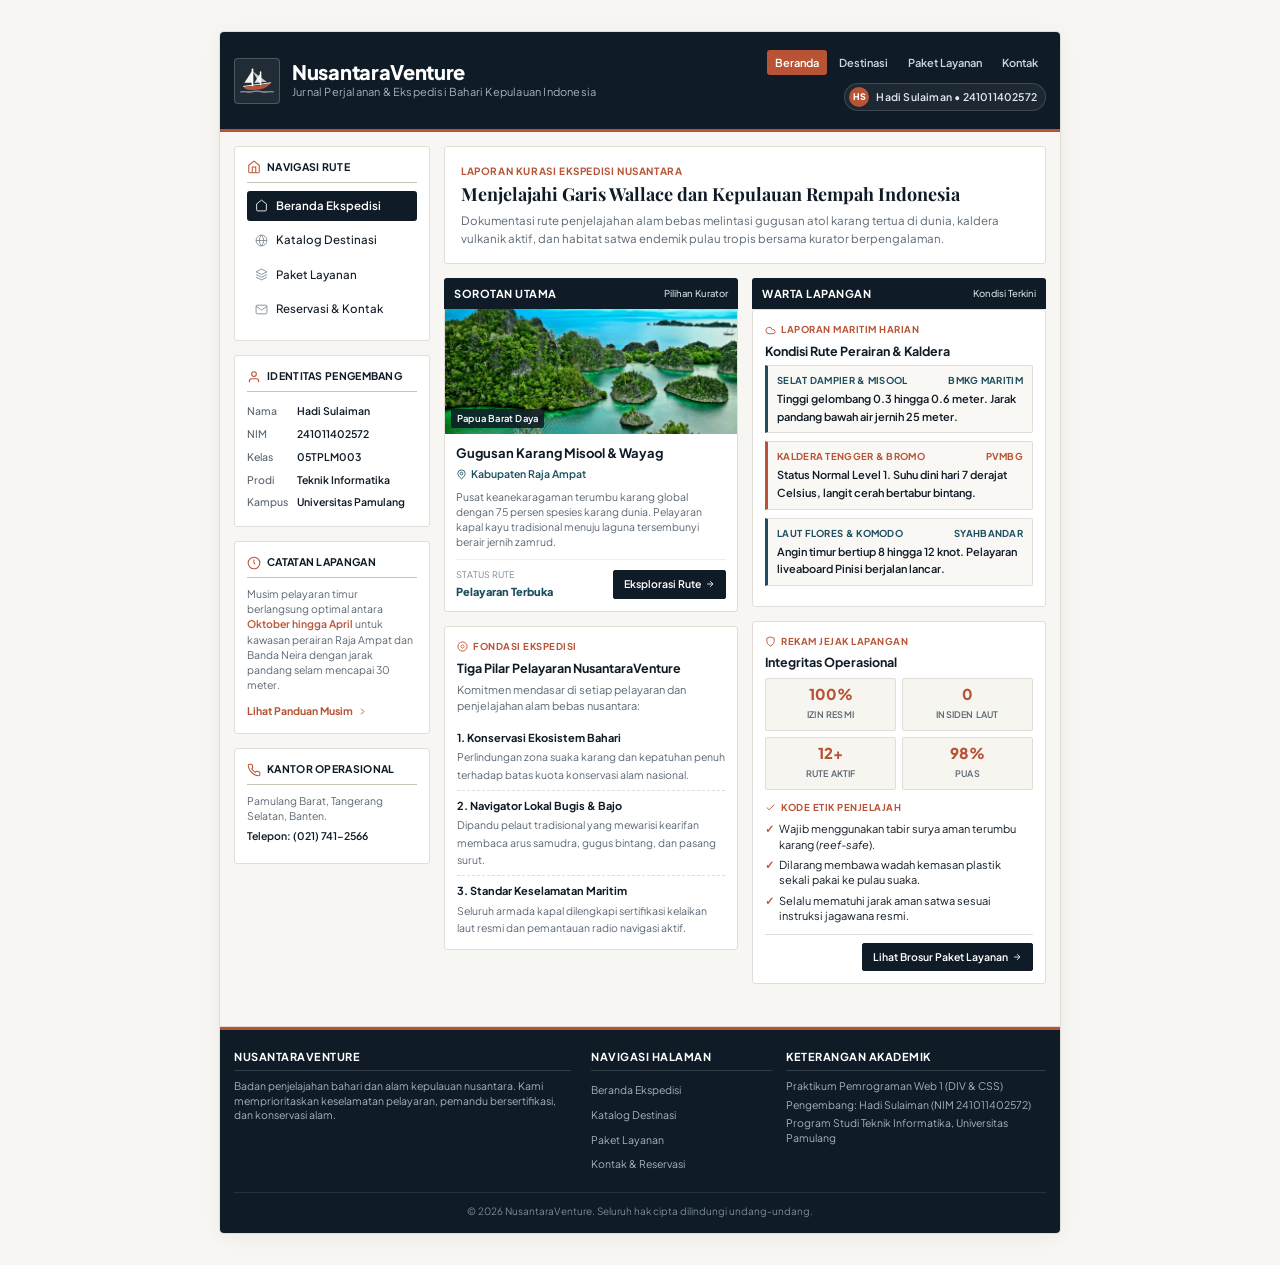
<file: index.html>
<!DOCTYPE html>
<html lang="id">
<head>
    <meta charset="UTF-8">
    <meta name="viewport" content="width=device-width, initial-scale=1.0">
    <title>NusantaraVenture - Jurnal & Ekspedisi Kepulauan Indonesia</title>
    <link rel="icon" type="image/svg+xml" href="images/favicon.svg">
    <link rel="stylesheet" href="style.css">
    <link rel="preconnect" href="https://fonts.googleapis.com">
    <link rel="preconnect" href="https://fonts.gstatic.com" crossorigin>
    <link href="https://fonts.googleapis.com/css2?family=Playfair+Display:ital,wght@0,600;0,700;1,600&family=Plus+Jakarta+Sans:wght@400;500;600;700;800&display=swap" rel="stylesheet">
</head>
<body>

    <!-- WRAPPER UTAMA (Formula NIM: Lebar = 840px) -->
    <div id="wrapper" class="wrapper">
        
        <!-- HEADER (Formula NIM: Tinggi = 100px) -->
        <div id="header" class="header">
            <div class="header-content">
                <div class="header-brand">
                    <!-- Logo Kapal Layar Pinisi Tradisional Nusantara -->
                    <div class="brand-symbol" aria-label="Logo Kapal Pinisi NusantaraVenture">
                        <svg viewBox="0 0 40 40" class="logo-pinisi" fill="none">
                            <path d="M5 26c8 0 22-1 30-4-3 7-14 8-22 8-5 0-7-2-8-4z" fill="#b85435"/>
                            <path d="M5 26l30-4" stroke="#ffffff" stroke-width="1" stroke-linecap="round"/>
                            <line x1="15" y1="25" x2="15" y2="7" stroke="#ffffff" stroke-width="1.8" stroke-linecap="round"/>
                            <line x1="24" y1="24" x2="24" y2="10" stroke="#ffffff" stroke-width="1.6" stroke-linecap="round"/>
                            <path d="M15 8L6 22h9z" fill="#ffffff" opacity="0.95"/>
                            <path d="M24 11l-7 11h7z" fill="#ffffff" opacity="0.88"/>
                            <path d="M15 9l16 12h-9z" fill="#ffffff" opacity="0.75"/>
                            <path d="M2 32c4-1 8 1 12 0s8-1 12 0 8-1 12 0" stroke="#ffffff" stroke-width="1.5" stroke-linecap="round" opacity="0.5"/>
                        </svg>
                    </div>
                    <div class="brand-text">
                        <h1 class="site-title">NusantaraVenture</h1>
                        <p class="site-tagline">Jurnal Perjalanan & Ekspedisi Bahari Kepulauan Indonesia</p>
                    </div>
                </div>

                <!-- Bagian Kanan Header: Navigasi Cepat & Identitas Mahasiswa -->
                <div class="header-right-zone">
                    <div class="header-top-nav" role="navigation" aria-label="Navigasi Header">
                        <a href="index.html" class="header-nav-link active">Beranda</a>
                        <a href="destinasi.html" class="header-nav-link">Destinasi</a>
                        <a href="paket.html" class="header-nav-link">Paket Layanan</a>
                        <a href="kontak.html" class="header-nav-link">Kontak</a>
                    </div>
                    <div class="header-student-pill" title="Identitas Pengembang">
                        <span class="student-avatar-circle">HS</span>
                        <span class="student-pill-text">Hadi Sulaiman &bull; 241011402572</span>
                    </div>
                </div>
            </div>
        </div>

        <!-- MAIN CONTAINER (Wadah Area Utama & Kolom) -->
        <div id="main-container" class="main-container clearfix">
            
            <!-- SIDEBAR KIRI (Formula NIM: Lebar = 25% / 210px, Margin Antarkolom = 14px) -->
            <div id="sidebar" class="sidebar">
                
                <!-- Panel Navigasi -->
                <div class="sidebar-panel">
                    <h3 class="panel-title">
                        <svg viewBox="0 0 24 24"><path d="M3 9l9-7 9 7v11a2 2 0 0 1-2 2H5a2 2 0 0 1-2-2z"/><polyline points="9 22 9 12 15 12 15 22"/></svg>
                        Navigasi Rute
                    </h3>
                    <ul class="editorial-nav">
                        <li>
                            <a href="index.html" class="active">
                                <svg viewBox="0 0 24 24"><path d="M3 9l9-7 9 7v11a2 2 0 0 1-2 2H5a2 2 0 0 1-2-2z"/></svg>
                                Beranda Ekspedisi
                            </a>
                        </li>
                        <li>
                            <a href="destinasi.html">
                                <svg viewBox="0 0 24 24"><circle cx="12" cy="12" r="10"/><line x1="2" y1="12" x2="22" y2="12"/><path d="M12 2a15.3 15.3 0 0 1 4 10 15.3 15.3 0 0 1-4 10 15.3 15.3 0 0 1-4-10 15.3 15.3 0 0 1 4-10z"/></svg>
                                Katalog Destinasi
                            </a>
                        </li>
                        <li>
                            <a href="paket.html">
                                <svg viewBox="0 0 24 24"><polygon points="12 2 2 7 12 12 22 7 12 2"/><polyline points="2 17 12 22 22 17"/><polyline points="2 12 12 17 22 12"/></svg>
                                Paket Layanan
                            </a>
                        </li>
                        <li>
                            <a href="kontak.html">
                                <svg viewBox="0 0 24 24"><path d="M4 4h16c1.1 0 2 .9 2 2v12c0 1.1-.9 2-2 2H4c-1.1 0-2-.9-2-2V6c0-1.1.9-2 2-2z"/><polyline points="22,6 12,13 2,6"/></svg>
                                Reservasi & Kontak
                            </a>
                        </li>
                    </ul>
                </div>

                <!-- Panel Identitas Mahasiswa -->
                <div class="sidebar-panel">
                    <h3 class="panel-title">
                        <svg viewBox="0 0 24 24"><path d="M20 21v-2a4 4 0 0 0-4-4H8a4 4 0 0 0-4 4v2"/><circle cx="12" cy="7" r="4"/></svg>
                        Identitas Pengembang
                    </h3>
                    <table class="student-data-table">
                        <tr>
                            <td class="label">Nama</td>
                            <td class="val">Hadi Sulaiman</td>
                        </tr>
                        <tr>
                            <td class="label">NIM</td>
                            <td class="val">241011402572</td>
                        </tr>
                        <tr>
                            <td class="label">Kelas</td>
                            <td class="val">05TPLM003</td>
                        </tr>
                        <tr>
                            <td class="label">Prodi</td>
                            <td class="val">Teknik Informatika</td>
                        </tr>
                        <tr>
                            <td class="label">Kampus</td>
                            <td class="val">Universitas Pamulang</td>
                        </tr>
                    </table>
                </div>

                <!-- Panel Catatan Musim Pelayaran (Archipelago Field Notes) -->
                <div class="sidebar-panel">
                    <h3 class="panel-title">
                        <svg viewBox="0 0 24 24"><circle cx="12" cy="12" r="10"/><polyline points="12 6 12 12 14 14"/></svg>
                        Catatan Lapangan
                    </h3>
                    <p class="field-note-text">
                        Musim pelayaran timur berlangsung optimal antara <span class="field-note-highlight">Oktober hingga April</span> untuk kawasan perairan Raja Ampat dan Banda Neira dengan jarak pandang selam mencapai 30 meter.
                    </p>
                    <a href="destinasi.html" class="link-action">
                        Lihat Panduan Musim
                        <svg viewBox="0 0 24 24"><polyline points="9 18 15 12 9 6"/></svg>
                    </a>
                </div>

                <!-- Panel Kontak Singkat -->
                <div class="sidebar-panel">
                    <h3 class="panel-title">
                        <svg viewBox="0 0 24 24"><path d="M22 16.92v3a2 2 0 0 1-2.18 2 19.79 19.79 0 0 1-8.63-3.07 19.5 19.5 0 0 1-6-6 19.79 19.79 0 0 1-3.07-8.67A2 2 0 0 1 4.11 2h3a2 2 0 0 1 2 1.72 12.84 12.84 0 0 0 .7 2.81 2 2 0 0 1-.45 2.11L8.09 9.91a16 16 0 0 0 6 6l1.27-1.27a2 2 0 0 1 2.11-.45 12.84 12.84 0 0 0 2.81.7A2 2 0 0 1 22 16.92z"/></svg>
                        Kantor Operasional
                    </h3>
                    <p class="field-note-text" style="margin-bottom: 4px;">
                        Pamulang Barat, Tangerang Selatan, Banten.
                    </p>
                    <p class="field-note-text" style="color: var(--color-ink); font-weight: 600;">
                        Telepon: (021) 741-2566
                    </p>
                </div>

            </div>

            <!-- CONTENT AREA (Formula NIM: Min-Height = 240px, Content Dua Bagian) -->
            <div id="content" class="content-area">
                
                <!-- Editorial Lead Banner -->
                <div class="editorial-lead">
                    <div class="editorial-meta-top">Laporan Kurasi Ekspedisi Nusantara</div>
                    <h2>Menjelajahi Garis Wallace dan Kepulauan Rempah Indonesia</h2>
                    <p>
                        Dokumentasi rute penjelajahan alam bebas melintasi gugusan atol karang tertua di dunia, kaldera vulkanik aktif, dan habitat satwa endemik pulau tropis bersama kurator berpengalaman.
                    </p>
                </div>

                <!-- CONTENT DUA BAGIAN (Two-Column Content Area) -->
                <div id="content-columns" class="content-two-columns clearfix">
                    
                    <!-- KONTEN BAGIAN 1: SOROTAN EKSPEDISI & FILOSOFI PENJELAJAHAN -->
                    <div id="content-kolom-1" class="content-col col-left">
                        <div class="zone-header">
                            <span class="zone-title">Sorotan Utama</span>
                            <span class="zone-tag">Pilihan Kurator</span>
                        </div>

                        <!-- Sorotan Unggulan: Raja Ampat -->
                        <div class="expedition-card">
                            <div class="expedition-visual">
                                <img src="images/raja-ampat.jpg" alt="Kepulauan Karang Raja Ampat" class="expedition-img">
                                <span class="geo-tag">Papua Barat Daya</span>
                            </div>
                            <div class="expedition-details">
                                <h4 class="expedition-name">Gugusan Karang Misool & Wayag</h4>
                                <div class="expedition-route">
                                    <svg viewBox="0 0 24 24"><circle cx="12" cy="10" r="3"/><path d="M12 21.7C17.3 17 20 13 20 10a8 8 0 1 0-16 0c0 3 2.7 7 8 11.7z"/></svg>
                                    Kabupaten Raja Ampat
                                </div>
                                <p class="expedition-narrative">
                                    Pusat keanekaragaman terumbu karang global dengan 75 persen spesies karang dunia. Pelayaran kapal kayu tradisional menuju laguna tersembunyi berair jernih zamrud.
                                </p>
                                <div class="expedition-footer">
                                    <div class="tariff-block">
                                        <span class="tariff-label">Status Rute</span>
                                        <span class="tariff-amount" style="font-size: 11px; color: var(--color-accent-lagoon);">Pelayaran Terbuka</span>
                                    </div>
                                    <a href="destinasi.html" class="btn-editorial">
                                        Eksplorasi Rute
                                        <svg viewBox="0 0 24 24"><line x1="5" y1="12" x2="19" y2="12"/><polyline points="12 5 19 12 12 19"/></svg>
                                    </a>
                                </div>
                            </div>
                        </div>

                        <!-- Panel Filosofi & Pilar Penjelajahan -->
                        <div class="editorial-card">
                            <div class="card-kicker">
                                <svg viewBox="0 0 24 24"><circle cx="12" cy="12" r="10"/><polygon points="12 8 8 12 12 16 16 12 12 8"/></svg>
                                Fondasi Ekspedisi
                            </div>
                            <h4>Tiga Pilar Pelayaran NusantaraVenture</h4>
                            <p>
                                Komitmen mendasar di setiap pelayaran dan penjelajahan alam bebas nusantara:
                            </p>
                            <ul class="pillar-list">
                                <li class="pillar-item">
                                    <span class="pillar-title">1. Konservasi Ekosistem Bahari</span>
                                    <span class="pillar-desc">Perlindungan zona suaka karang dan kepatuhan penuh terhadap batas kuota konservasi alam nasional.</span>
                                </li>
                                <li class="pillar-item">
                                    <span class="pillar-title">2. Navigator Lokal Bugis & Bajo</span>
                                    <span class="pillar-desc">Dipandu pelaut tradisional yang mewarisi kearifan membaca arus samudra, gugus bintang, dan pasang surut.</span>
                                </li>
                                <li class="pillar-item">
                                    <span class="pillar-title">3. Standar Keselamatan Maritim</span>
                                    <span class="pillar-desc">Seluruh armada kapal dilengkapi sertifikasi kelaikan laut resmi dan pemantauan radio navigasi aktif.</span>
                                </li>
                            </ul>
                        </div>

                    </div>

                    <!-- KONTEN BAGIAN 2: WARTA LAPANGAN & PANDUAN PENJELAJAH -->
                    <div id="content-kolom-2" class="content-col col-right">
                        <div class="zone-header">
                            <span class="zone-title">Warta Lapangan</span>
                            <span class="zone-tag">Kondisi Terkini</span>
                        </div>

                        <!-- Warta Cuaca & Maritim -->
                        <div class="editorial-card">
                            <div class="card-kicker">
                                <svg viewBox="0 0 24 24"><path d="M17.5 19H9a7 7 0 1 1 6.71-9h1.79a4.5 4.5 0 1 1 0 9Z"/></svg>
                                Laporan Maritim Harian
                            </div>
                            <h4>Kondisi Rute Perairan & Kaldera</h4>
                            
                            <div class="dispatch-item">
                                <div class="dispatch-region">
                                    <span>Selat Dampier & Misool</span>
                                    <span>BMKG Maritim</span>
                                </div>
                                <div class="dispatch-condition">Tinggi gelombang 0.3 hingga 0.6 meter. Jarak pandang bawah air jernih 25 meter.</div>
                            </div>

                            <div class="dispatch-item" style="border-left-color: var(--color-accent-terracotta);">
                                <div class="dispatch-region" style="color: var(--color-accent-terracotta);">
                                    <span>Kaldera Tengger & Bromo</span>
                                    <span>PVMBG</span>
                                </div>
                                <div class="dispatch-condition">Status Normal Level 1. Suhu dini hari 7 derajat Celsius, langit cerah bertabur bintang.</div>
                            </div>

                            <div class="dispatch-item">
                                <div class="dispatch-region">
                                    <span>Laut Flores & Komodo</span>
                                    <span>Syahbandar</span>
                                </div>
                                <div class="dispatch-condition">Angin timur bertiup 8 hingga 12 knot. Pelayaran liveaboard Pinisi berjalan lancar.</div>
                            </div>
                        </div>

                        <!-- Integritas Operasional & Etika -->
                        <div class="editorial-card">
                            <div class="card-kicker">
                                <svg viewBox="0 0 24 24"><path d="M12 22s8-4 8-10V5l-8-3-8 3v7c0 6 8 10 8 10z"/></svg>
                                Rekam Jejak Lapangan
                            </div>
                            <h4>Integritas Operasional</h4>
                            
                            <div class="metrics-grid">
                                <div class="metric-cell">
                                    <span class="metric-val">100%</span>
                                    <span class="metric-label">Izin Resmi</span>
                                </div>
                                <div class="metric-cell">
                                    <span class="metric-val">0</span>
                                    <span class="metric-label">Insiden Laut</span>
                                </div>
                                <div class="metric-cell">
                                    <span class="metric-val">12+</span>
                                    <span class="metric-label">Rute Aktif</span>
                                </div>
                                <div class="metric-cell">
                                    <span class="metric-val">98%</span>
                                    <span class="metric-label">Puas</span>
                                </div>
                            </div>

                            <div class="card-kicker" style="margin-top: 10px;">
                                <svg viewBox="0 0 24 24"><polyline points="20 6 9 17 4 12"/></svg>
                                Kode Etik Penjelajah
                            </div>
                            <ul class="field-code-list">
                                <li class="field-code-item">Wajib menggunakan tabir surya aman terumbu karang (<em>reef-safe</em>).</li>
                                <li class="field-code-item">Dilarang membawa wadah kemasan plastik sekali pakai ke pulau suaka.</li>
                                <li class="field-code-item">Selalu mematuhi jarak aman satwa sesuai instruksi jagawana resmi.</li>
                            </ul>

                            <div style="margin-top: 10px; padding-top: 8px; border-top: 1px solid var(--color-border); text-align: right;">
                                <a href="paket.html" class="btn-editorial" style="display: inline-flex;">
                                    Lihat Brosur Paket Layanan
                                    <svg viewBox="0 0 24 24"><line x1="5" y1="12" x2="19" y2="12"/><polyline points="12 5 19 12 12 19"/></svg>
                                </a>
                            </div>
                        </div>

                    </div>

                </div>

            </div>

        </div>

        <!-- FOOTER (Bagian Penutup Layout) -->
        <div id="footer" class="footer">
            <div class="footer-columns clearfix">
                <div class="footer-col footer-about">
                    <h4 class="footer-heading">NusantaraVenture</h4>
                    <p class="footer-text">
                        Badan penjelajahan bahari dan alam kepulauan nusantara. Kami memprioritaskan keselamatan pelayaran, pemandu bersertifikasi, dan konservasi alam.
                    </p>
                </div>
                <div class="footer-col footer-links">
                    <h4 class="footer-heading">Navigasi Halaman</h4>
                    <ul class="footer-nav">
                        <li><a href="index.html">Beranda Ekspedisi</a></li>
                        <li><a href="destinasi.html">Katalog Destinasi</a></li>
                        <li><a href="paket.html">Paket Layanan</a></li>
                        <li><a href="kontak.html">Kontak & Reservasi</a></li>
                    </ul>
                </div>
                <div class="footer-col footer-academic">
                    <h4 class="footer-heading">Keterangan Akademik</h4>
                    <p class="footer-text">Praktikum Pemrograman Web 1 (DIV & CSS)</p>
                    <p class="footer-text">Pengembang: Hadi Sulaiman (NIM 241011402572)</p>
                    <p class="footer-text">Program Studi Teknik Informatika, Universitas Pamulang</p>
                </div>
            </div>
            <div class="footer-bottom">
                &copy; 2026 NusantaraVenture. Seluruh hak cipta dilindungi undang-undang.
            </div>
        </div>

    </div>

</body>
</html>
</file>
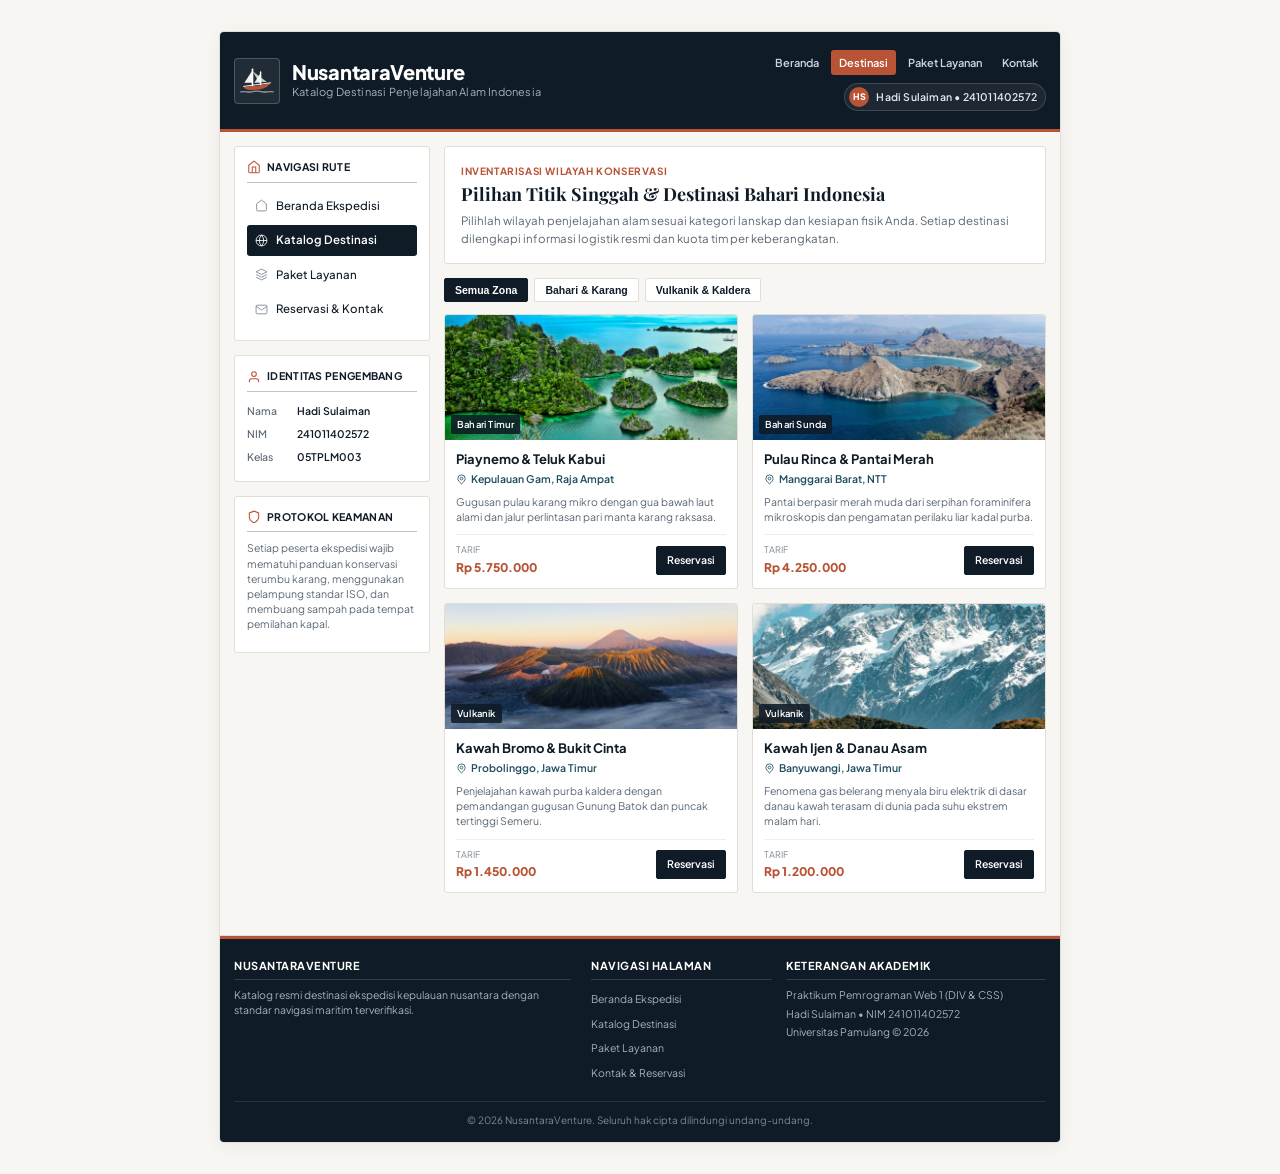
<file: destinasi.html>
<!DOCTYPE html>
<html lang="id">
<head>
    <meta charset="UTF-8">
    <meta name="viewport" content="width=device-width, initial-scale=1.0">
    <title>Katalog Destinasi Ekspedisi - NusantaraVenture</title>
    <link rel="icon" type="image/svg+xml" href="images/favicon.svg">
    <link rel="stylesheet" href="style.css">
    <link rel="preconnect" href="https://fonts.googleapis.com">
    <link rel="preconnect" href="https://fonts.gstatic.com" crossorigin>
    <link href="https://fonts.googleapis.com/css2?family=Playfair+Display:ital,wght@0,600;0,700;1,600&family=Plus+Jakarta+Sans:wght@400;500;600;700;800&display=swap" rel="stylesheet">
</head>
<body>

    <!-- WRAPPER UTAMA (Formula NIM: Lebar = 840px) -->
    <div id="wrapper" class="wrapper">
        
        <!-- HEADER (Formula NIM: Tinggi = 100px) -->
        <div id="header" class="header">
            <div class="header-content">
                <div class="header-brand">
                    <!-- Logo Kapal Layar Pinisi Tradisional Nusantara -->
                    <div class="brand-symbol" aria-label="Logo Kapal Pinisi NusantaraVenture">
                        <svg viewBox="0 0 40 40" class="logo-pinisi" fill="none">
                            <path d="M5 26c8 0 22-1 30-4-3 7-14 8-22 8-5 0-7-2-8-4z" fill="#b85435"/>
                            <path d="M5 26l30-4" stroke="#ffffff" stroke-width="1" stroke-linecap="round"/>
                            <line x1="15" y1="25" x2="15" y2="7" stroke="#ffffff" stroke-width="1.8" stroke-linecap="round"/>
                            <line x1="24" y1="24" x2="24" y2="10" stroke="#ffffff" stroke-width="1.6" stroke-linecap="round"/>
                            <path d="M15 8L6 22h9z" fill="#ffffff" opacity="0.95"/>
                            <path d="M24 11l-7 11h7z" fill="#ffffff" opacity="0.88"/>
                            <path d="M15 9l16 12h-9z" fill="#ffffff" opacity="0.75"/>
                            <path d="M2 32c4-1 8 1 12 0s8-1 12 0 8-1 12 0" stroke="#ffffff" stroke-width="1.5" stroke-linecap="round" opacity="0.5"/>
                        </svg>
                    </div>
                    <div class="brand-text">
                        <h1 class="site-title">NusantaraVenture</h1>
                        <p class="site-tagline">Katalog Destinasi Penjelajahan Alam Indonesia</p>
                    </div>
                </div>

                <!-- Bagian Kanan Header: Navigasi Cepat & Identitas Mahasiswa -->
                <div class="header-right-zone">
                    <div class="header-top-nav" role="navigation" aria-label="Navigasi Header">
                        <a href="index.html" class="header-nav-link">Beranda</a>
                        <a href="destinasi.html" class="header-nav-link active">Destinasi</a>
                        <a href="paket.html" class="header-nav-link">Paket Layanan</a>
                        <a href="kontak.html" class="header-nav-link">Kontak</a>
                    </div>
                    <div class="header-student-pill" title="Identitas Pengembang">
                        <span class="student-avatar-circle">HS</span>
                        <span class="student-pill-text">Hadi Sulaiman &bull; 241011402572</span>
                    </div>
                </div>
            </div>
        </div>

        <!-- MAIN CONTAINER (Wadah Area Utama & Kolom) -->
        <div id="main-container" class="main-container clearfix">
            
            <!-- SIDEBAR KIRI (Formula NIM: Lebar = 25% / 210px, Margin Antarkolom = 14px) -->
            <div id="sidebar" class="sidebar">
                
                <!-- Panel Navigasi -->
                <div class="sidebar-panel">
                    <h3 class="panel-title">
                        <svg viewBox="0 0 24 24"><path d="M3 9l9-7 9 7v11a2 2 0 0 1-2 2H5a2 2 0 0 1-2-2z"/><polyline points="9 22 9 12 15 12 15 22"/></svg>
                        Navigasi Rute
                    </h3>
                    <ul class="editorial-nav">
                        <li>
                            <a href="index.html">
                                <svg viewBox="0 0 24 24"><path d="M3 9l9-7 9 7v11a2 2 0 0 1-2 2H5a2 2 0 0 1-2-2z"/></svg>
                                Beranda Ekspedisi
                            </a>
                        </li>
                        <li>
                            <a href="destinasi.html" class="active">
                                <svg viewBox="0 0 24 24"><circle cx="12" cy="12" r="10"/><line x1="2" y1="12" x2="22" y2="12"/><path d="M12 2a15.3 15.3 0 0 1 4 10 15.3 15.3 0 0 1-4 10 15.3 15.3 0 0 1-4-10 15.3 15.3 0 0 1 4-10z"/></svg>
                                Katalog Destinasi
                            </a>
                        </li>
                        <li>
                            <a href="paket.html">
                                <svg viewBox="0 0 24 24"><polygon points="12 2 2 7 12 12 22 7 12 2"/><polyline points="2 17 12 22 22 17"/><polyline points="2 12 12 17 22 12"/></svg>
                                Paket Layanan
                            </a>
                        </li>
                        <li>
                            <a href="kontak.html">
                                <svg viewBox="0 0 24 24"><path d="M4 4h16c1.1 0 2 .9 2 2v12c0 1.1-.9 2-2 2H4c-1.1 0-2-.9-2-2V6c0-1.1.9-2 2-2z"/><polyline points="22,6 12,13 2,6"/></svg>
                                Reservasi & Kontak
                            </a>
                        </li>
                    </ul>
                </div>

                <!-- Panel Identitas Mahasiswa -->
                <div class="sidebar-panel">
                    <h3 class="panel-title">
                        <svg viewBox="0 0 24 24"><path d="M20 21v-2a4 4 0 0 0-4-4H8a4 4 0 0 0-4 4v2"/><circle cx="12" cy="7" r="4"/></svg>
                        Identitas Pengembang
                    </h3>
                    <table class="student-data-table">
                        <tr>
                            <td class="label">Nama</td>
                            <td class="val">Hadi Sulaiman</td>
                        </tr>
                        <tr>
                            <td class="label">NIM</td>
                            <td class="val">241011402572</td>
                        </tr>
                        <tr>
                            <td class="label">Kelas</td>
                            <td class="val">05TPLM003</td>
                        </tr>
                    </table>
                </div>

                <!-- Panel Kesiapan Fisik Ekspedisi -->
                <div class="sidebar-panel">
                    <h3 class="panel-title">
                        <svg viewBox="0 0 24 24"><path d="M12 22s8-4 8-10V5l-8-3-8 3v7c0 6 8 10 8 10z"/></svg>
                        Protokol Keamanan
                    </h3>
                    <p class="field-note-text">
                        Setiap peserta ekspedisi wajib mematuhi panduan konservasi terumbu karang, menggunakan pelampung standar ISO, dan membuang sampah pada tempat pemilahan kapal.
                    </p>
                </div>

            </div>

            <!-- CONTENT AREA (Formula NIM: Min-Height = 240px, Content Dua Bagian) -->
            <div id="content" class="content-area">
                
                <!-- Editorial Lead Banner -->
                <div class="editorial-lead">
                    <div class="editorial-meta-top">Inventarisasi Wilayah Konservasi</div>
                    <h2>Pilihan Titik Singgah & Destinasi Bahari Indonesia</h2>
                    <p>
                        Pilihlah wilayah penjelajahan alam sesuai kategori lanskap dan kesiapan fisik Anda. Setiap destinasi dilengkapi informasi logistik resmi dan kuota tim per keberangkatan.
                    </p>
                </div>

                <!-- Interactive Filter Tabs -->
                <div class="filter-tabs" role="tablist">
                    <button class="filter-btn active" onclick="filterDestinasi('all', this)">Semua Zona</button>
                    <button class="filter-btn" onclick="filterDestinasi('bahari', this)">Bahari & Karang</button>
                    <button class="filter-btn" onclick="filterDestinasi('gunung', this)">Vulkanik & Kaldera</button>
                </div>

                <!-- CONTENT DUA BAGIAN (Two-Column Content Area) -->
                <div id="content-columns" class="content-two-columns clearfix">
                    
                    <!-- KONTEN BAGIAN 1: DESTINASI KELOMPOK A -->
                    <div id="content-kolom-1" class="content-col col-left">
                        
                        <!-- Destinasi 1: Raja Ampat -->
                        <div class="expedition-card card-standalone item-bahari">
                            <div class="expedition-visual">
                                <img src="images/raja-ampat.jpg" alt="Raja Ampat" class="expedition-img">
                                <span class="geo-tag">Bahari Timur</span>
                            </div>
                            <div class="expedition-details">
                                <h4 class="expedition-name">Piaynemo & Teluk Kabui</h4>
                                <div class="expedition-route">
                                    <svg viewBox="0 0 24 24"><circle cx="12" cy="10" r="3"/><path d="M12 21.7C17.3 17 20 13 20 10a8 8 0 1 0-16 0c0 3 2.7 7 8 11.7z"/></svg>
                                    Kepulauan Gam, Raja Ampat
                                </div>
                                <p class="expedition-narrative">
                                    Gugusan pulau karang mikro dengan gua bawah laut alami dan jalur perlintasan pari manta karang raksasa.
                                </p>
                                <div class="expedition-footer">
                                    <div class="tariff-block">
                                        <span class="tariff-label">Tarif</span>
                                        <span class="tariff-amount">Rp 5.750.000</span>
                                    </div>
                                    <a href="kontak.html" class="btn-editorial">Reservasi</a>
                                </div>
                            </div>
                        </div>

                        <!-- Destinasi 2: Bromo -->
                        <div class="expedition-card card-standalone item-gunung">
                            <div class="expedition-visual">
                                <img src="images/bromo.jpg" alt="Gunung Bromo" class="expedition-img">
                                <span class="geo-tag">Vulkanik</span>
                            </div>
                            <div class="expedition-details">
                                <h4 class="expedition-name">Kawah Bromo & Bukit Cinta</h4>
                                <div class="expedition-route">
                                    <svg viewBox="0 0 24 24"><circle cx="12" cy="10" r="3"/><path d="M12 21.7C17.3 17 20 13 20 10a8 8 0 1 0-16 0c0 3 2.7 7 8 11.7z"/></svg>
                                    Probolinggo, Jawa Timur
                                </div>
                                <p class="expedition-narrative">
                                    Penjelajahan kawah purba kaldera dengan pemandangan gugusan Gunung Batok dan puncak tertinggi Semeru.
                                </p>
                                <div class="expedition-footer">
                                    <div class="tariff-block">
                                        <span class="tariff-label">Tarif</span>
                                        <span class="tariff-amount">Rp 1.450.000</span>
                                    </div>
                                    <a href="kontak.html" class="btn-editorial">Reservasi</a>
                                </div>
                            </div>
                        </div>

                    </div>

                    <!-- KONTEN BAGIAN 2: DESTINASI KELOMPOK B -->
                    <div id="content-kolom-2" class="content-col col-right">
                        
                        <!-- Destinasi 3: Labuan Bajo -->
                        <div class="expedition-card card-standalone item-bahari">
                            <div class="expedition-visual">
                                <img src="images/labuan-bajo.jpg" alt="Labuan Bajo" class="expedition-img">
                                <span class="geo-tag">Bahari Sunda</span>
                            </div>
                            <div class="expedition-details">
                                <h4 class="expedition-name">Pulau Rinca & Pantai Merah</h4>
                                <div class="expedition-route">
                                    <svg viewBox="0 0 24 24"><circle cx="12" cy="10" r="3"/><path d="M12 21.7C17.3 17 20 13 20 10a8 8 0 1 0-16 0c0 3 2.7 7 8 11.7z"/></svg>
                                    Manggarai Barat, NTT
                                </div>
                                <p class="expedition-narrative">
                                    Pantai berpasir merah muda dari serpihan foraminifera mikroskopis dan pengamatan perilaku liar kadal purba.
                                </p>
                                <div class="expedition-footer">
                                    <div class="tariff-block">
                                        <span class="tariff-label">Tarif</span>
                                        <span class="tariff-amount">Rp 4.250.000</span>
                                    </div>
                                    <a href="kontak.html" class="btn-editorial">Reservasi</a>
                                </div>
                            </div>
                        </div>

                        <!-- Destinasi 4: Kawah Ijen -->
                        <div class="expedition-card card-standalone item-gunung">
                            <div class="expedition-visual">
                                <img src="images/kawah-ijen.jpg" alt="Kawah Ijen" class="expedition-img">
                                <span class="geo-tag">Vulkanik</span>
                            </div>
                            <div class="expedition-details">
                                <h4 class="expedition-name">Kawah Ijen & Danau Asam</h4>
                                <div class="expedition-route">
                                    <svg viewBox="0 0 24 24"><circle cx="12" cy="10" r="3"/><path d="M12 21.7C17.3 17 20 13 20 10a8 8 0 1 0-16 0c0 3 2.7 7 8 11.7z"/></svg>
                                    Banyuwangi, Jawa Timur
                                </div>
                                <p class="expedition-narrative">
                                    Fenomena gas belerang menyala biru elektrik di dasar danau kawah terasam di dunia pada suhu ekstrem malam hari.
                                </p>
                                <div class="expedition-footer">
                                    <div class="tariff-block">
                                        <span class="tariff-label">Tarif</span>
                                        <span class="tariff-amount">Rp 1.200.000</span>
                                    </div>
                                    <a href="kontak.html" class="btn-editorial">Reservasi</a>
                                </div>
                            </div>
                        </div>

                    </div>

                </div>

            </div>

        </div>

        <!-- FOOTER (Bagian Penutup Layout) -->
        <div id="footer" class="footer">
            <div class="footer-columns clearfix">
                <div class="footer-col footer-about">
                    <h4 class="footer-heading">NusantaraVenture</h4>
                    <p class="footer-text">
                        Katalog resmi destinasi ekspedisi kepulauan nusantara dengan standar navigasi maritim terverifikasi.
                    </p>
                </div>
                <div class="footer-col footer-links">
                    <h4 class="footer-heading">Navigasi Halaman</h4>
                    <ul class="footer-nav">
                        <li><a href="index.html">Beranda Ekspedisi</a></li>
                        <li><a href="destinasi.html">Katalog Destinasi</a></li>
                        <li><a href="paket.html">Paket Layanan</a></li>
                        <li><a href="kontak.html">Kontak & Reservasi</a></li>
                    </ul>
                </div>
                <div class="footer-col footer-academic">
                    <h4 class="footer-heading">Keterangan Akademik</h4>
                    <p class="footer-text">Praktikum Pemrograman Web 1 (DIV & CSS)</p>
                    <p class="footer-text">Hadi Sulaiman &bull; NIM 241011402572</p>
                    <p class="footer-text">Universitas Pamulang &copy; 2026</p>
                </div>
            </div>
            <div class="footer-bottom">
                &copy; 2026 NusantaraVenture. Seluruh hak cipta dilindungi undang-undang.
            </div>
        </div>

    </div>

    <!-- Script Filter Interaktif -->
    <script>
        function filterDestinasi(kategori, btn) {
            const btns = document.querySelectorAll('.filter-btn');
            btns.forEach(b => b.classList.remove('active'));
            btn.classList.add('active');

            const allItems = document.querySelectorAll('.card-standalone');
            allItems.forEach(item => {
                if (kategori === 'all') {
                    item.style.display = 'block';
                } else if (kategori === 'bahari') {
                    item.style.display = item.classList.contains('item-bahari') ? 'block' : 'none';
                } else if (kategori === 'gunung') {
                    item.style.display = item.classList.contains('item-gunung') ? 'block' : 'none';
                }
            });
        }
    </script>

</body>
</html>
</file>
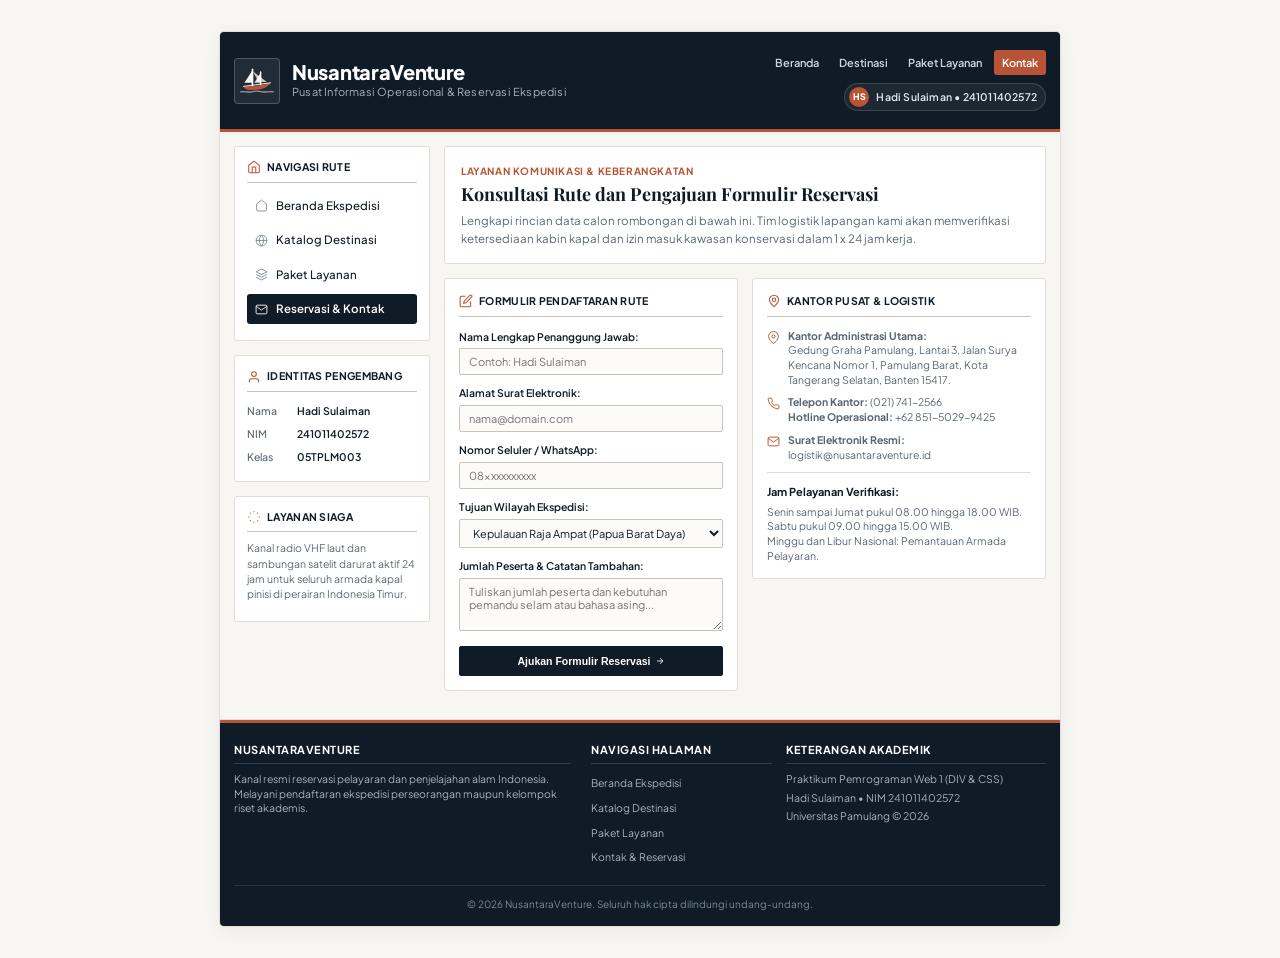
<file: kontak.html>
<!DOCTYPE html>
<html lang="id">
<head>
    <meta charset="UTF-8">
    <meta name="viewport" content="width=device-width, initial-scale=1.0">
    <title>Reservasi & Kontak Pelayaran - NusantaraVenture</title>
    <link rel="icon" type="image/svg+xml" href="images/favicon.svg">
    <link rel="stylesheet" href="style.css">
    <link rel="preconnect" href="https://fonts.googleapis.com">
    <link rel="preconnect" href="https://fonts.gstatic.com" crossorigin>
    <link href="https://fonts.googleapis.com/css2?family=Playfair+Display:ital,wght@0,600;0,700;1,600&family=Plus+Jakarta+Sans:wght@400;500;600;700;800&display=swap" rel="stylesheet">
</head>
<body>

    <!-- WRAPPER UTAMA (Formula NIM: Lebar = 840px) -->
    <div id="wrapper" class="wrapper">
        
        <!-- HEADER (Formula NIM: Tinggi = 100px) -->
        <div id="header" class="header">
            <div class="header-content">
                <div class="header-brand">
                    <!-- Logo Kapal Layar Pinisi Tradisional Nusantara -->
                    <div class="brand-symbol" aria-label="Logo Kapal Pinisi NusantaraVenture">
                        <svg viewBox="0 0 40 40" class="logo-pinisi" fill="none">
                            <path d="M5 26c8 0 22-1 30-4-3 7-14 8-22 8-5 0-7-2-8-4z" fill="#b85435"/>
                            <path d="M5 26l30-4" stroke="#ffffff" stroke-width="1" stroke-linecap="round"/>
                            <line x1="15" y1="25" x2="15" y2="7" stroke="#ffffff" stroke-width="1.8" stroke-linecap="round"/>
                            <line x1="24" y1="24" x2="24" y2="10" stroke="#ffffff" stroke-width="1.6" stroke-linecap="round"/>
                            <path d="M15 8L6 22h9z" fill="#ffffff" opacity="0.95"/>
                            <path d="M24 11l-7 11h7z" fill="#ffffff" opacity="0.88"/>
                            <path d="M15 9l16 12h-9z" fill="#ffffff" opacity="0.75"/>
                            <path d="M2 32c4-1 8 1 12 0s8-1 12 0 8-1 12 0" stroke="#ffffff" stroke-width="1.5" stroke-linecap="round" opacity="0.5"/>
                        </svg>
                    </div>
                    <div class="brand-text">
                        <h1 class="site-title">NusantaraVenture</h1>
                        <p class="site-tagline">Pusat Informasi Operasional & Reservasi Ekspedisi</p>
                    </div>
                </div>

                <!-- Bagian Kanan Header: Navigasi Cepat & Identitas Mahasiswa -->
                <div class="header-right-zone">
                    <div class="header-top-nav" role="navigation" aria-label="Navigasi Header">
                        <a href="index.html" class="header-nav-link">Beranda</a>
                        <a href="destinasi.html" class="header-nav-link">Destinasi</a>
                        <a href="paket.html" class="header-nav-link">Paket Layanan</a>
                        <a href="kontak.html" class="header-nav-link active">Kontak</a>
                    </div>
                    <div class="header-student-pill" title="Identitas Pengembang">
                        <span class="student-avatar-circle">HS</span>
                        <span class="student-pill-text">Hadi Sulaiman &bull; 241011402572</span>
                    </div>
                </div>
            </div>
        </div>

        <!-- MAIN CONTAINER (Wadah Area Utama & Kolom) -->
        <div id="main-container" class="main-container clearfix">
            
            <!-- SIDEBAR KIRI (Formula NIM: Lebar = 25% / 210px, Margin Antarkolom = 14px) -->
            <div id="sidebar" class="sidebar">
                
                <!-- Panel Navigasi -->
                <div class="sidebar-panel">
                    <h3 class="panel-title">
                        <svg viewBox="0 0 24 24"><path d="M3 9l9-7 9 7v11a2 2 0 0 1-2 2H5a2 2 0 0 1-2-2z"/><polyline points="9 22 9 12 15 12 15 22"/></svg>
                        Navigasi Rute
                    </h3>
                    <ul class="editorial-nav">
                        <li>
                            <a href="index.html">
                                <svg viewBox="0 0 24 24"><path d="M3 9l9-7 9 7v11a2 2 0 0 1-2 2H5a2 2 0 0 1-2-2z"/></svg>
                                Beranda Ekspedisi
                            </a>
                        </li>
                        <li>
                            <a href="destinasi.html">
                                <svg viewBox="0 0 24 24"><circle cx="12" cy="12" r="10"/><line x1="2" y1="12" x2="22" y2="12"/><path d="M12 2a15.3 15.3 0 0 1 4 10 15.3 15.3 0 0 1-4 10 15.3 15.3 0 0 1-4-10 15.3 15.3 0 0 1 4-10z"/></svg>
                                Katalog Destinasi
                            </a>
                        </li>
                        <li>
                            <a href="paket.html">
                                <svg viewBox="0 0 24 24"><polygon points="12 2 2 7 12 12 22 7 12 2"/><polyline points="2 17 12 22 22 17"/><polyline points="2 12 12 17 22 12"/></svg>
                                Paket Layanan
                            </a>
                        </li>
                        <li>
                            <a href="kontak.html" class="active">
                                <svg viewBox="0 0 24 24"><path d="M4 4h16c1.1 0 2 .9 2 2v12c0 1.1-.9 2-2 2H4c-1.1 0-2-.9-2-2V6c0-1.1.9-2 2-2z"/><polyline points="22,6 12,13 2,6"/></svg>
                                Reservasi & Kontak
                            </a>
                        </li>
                    </ul>
                </div>

                <!-- Panel Identitas Mahasiswa -->
                <div class="sidebar-panel">
                    <h3 class="panel-title">
                        <svg viewBox="0 0 24 24"><path d="M20 21v-2a4 4 0 0 0-4-4H8a4 4 0 0 0-4 4v2"/><circle cx="12" cy="7" r="4"/></svg>
                        Identitas Pengembang
                    </h3>
                    <table class="student-data-table">
                        <tr>
                            <td class="label">Nama</td>
                            <td class="val">Hadi Sulaiman</td>
                        </tr>
                        <tr>
                            <td class="label">NIM</td>
                            <td class="val">241011402572</td>
                        </tr>
                        <tr>
                            <td class="label">Kelas</td>
                            <td class="val">05TPLM003</td>
                        </tr>
                    </table>
                </div>

                <!-- Panel Verifikasi Cuaca & Navigasi -->
                <div class="sidebar-panel">
                    <h3 class="panel-title">
                        <svg viewBox="0 0 24 24"><path d="M12 2v2"/><path d="M12 20v2"/><path d="m4.93 4.93 1.41 1.41"/><path d="m17.66 17.66 1.41 1.41"/><path d="M2 12h2"/><path d="M20 12h2"/><path d="m6.34 17.66-1.41 1.41"/><path d="m19.07 4.93-1.41 1.41"/></svg>
                        Layanan Siaga
                    </h3>
                    <p class="field-note-text">
                        Kanal radio VHF laut dan sambungan satelit darurat aktif 24 jam untuk seluruh armada kapal pinisi di perairan Indonesia Timur.
                    </p>
                </div>

            </div>

            <!-- CONTENT AREA (Formula NIM: Min-Height = 240px, Content Dua Bagian) -->
            <div id="content" class="content-area">
                
                <!-- Editorial Lead Banner -->
                <div class="editorial-lead">
                    <div class="editorial-meta-top">Layanan Komunikasi & Keberangkatan</div>
                    <h2>Konsultasi Rute dan Pengajuan Formulir Reservasi</h2>
                    <p>
                        Lengkapi rincian data calon rombongan di bawah ini. Tim logistik lapangan kami akan memverifikasi ketersediaan kabin kapal dan izin masuk kawasan konservasi dalam 1 x 24 jam kerja.
                    </p>
                </div>

                <!-- CONTENT DUA BAGIAN (Two-Column Content Area) -->
                <div id="content-columns" class="content-two-columns clearfix">
                    
                    <!-- KONTEN BAGIAN 1: FORMULIR RESERVASI -->
                    <div id="content-kolom-1" class="content-col col-left">
                        <div class="form-card">
                            <h3 class="panel-title" style="margin-bottom: 12px;">
                                <svg viewBox="0 0 24 24"><path d="M11 4H4a2 2 0 0 0-2 2v14a2 2 0 0 0 2 2h14a2 2 0 0 0 2-2v-7"/><path d="M18.5 2.5a2.121 2.121 0 0 1 3 3L12 15l-4 1 1-4 9.5-9.5z"/></svg>
                                Formulir Pendaftaran Rute
                            </h3>

                            <form id="booking-form" onsubmit="handleFormSubmit(event)">
                                <div class="form-row">
                                    <label for="input-nama" class="form-label">Nama Lengkap Penanggung Jawab:</label>
                                    <input type="text" id="input-nama" class="form-control" placeholder="Contoh: Hadi Sulaiman" required>
                                </div>

                                <div class="form-row">
                                    <label for="input-email" class="form-label">Alamat Surat Elektronik:</label>
                                    <input type="email" id="input-email" class="form-control" placeholder="nama@domain.com" required>
                                </div>

                                <div class="form-row">
                                    <label for="input-telepon" class="form-label">Nomor Seluler / WhatsApp:</label>
                                    <input type="tel" id="input-telepon" class="form-control" placeholder="08xxxxxxxxxx" required>
                                </div>

                                <div class="form-row">
                                    <label for="input-destinasi" class="form-label">Tujuan Wilayah Ekspedisi:</label>
                                    <select id="input-destinasi" class="form-control">
                                        <option value="raja-ampat">Kepulauan Raja Ampat (Papua Barat Daya)</option>
                                        <option value="labuan-bajo">Taman Nasional Komodo (Nusa Tenggara Timur)</option>
                                        <option value="bromo">Kaldera Pasir Bromo (Jawa Timur)</option>
                                        <option value="kawah-ijen">Kawah Ijen Blue Fire (Banyuwangi)</option>
                                        <option value="nusa-penida">Tebing Kelingking Nusa Penida (Bali)</option>
                                    </select>
                                </div>

                                <div class="form-row">
                                    <label for="input-peserta" class="form-label">Jumlah Peserta & Catatan Tambahan:</label>
                                    <textarea id="input-peserta" rows="3" class="form-control" placeholder="Tuliskan jumlah peserta dan kebutuhan pemandu selam atau bahasa asing..."></textarea>
                                </div>

                                <button type="submit" class="btn-editorial" style="width: 100%; justify-content: center; padding: 8px;">
                                    Ajukan Formulir Reservasi
                                    <svg viewBox="0 0 24 24"><line x1="5" y1="12" x2="19" y2="12"/><polyline points="12 5 19 12 12 19"/></svg>
                                </button>

                                <div id="form-alert" class="form-status-alert">
                                    Pengajuan formulir Anda telah dicatat oleh sistem logistik NusantaraVenture. Kami akan menghubungi kontak Anda melalui surel atau telepon resmi.
                                </div>
                            </form>
                        </div>
                    </div>

                    <!-- KONTEN BAGIAN 2: DATA KANTOR & POS PENGAMATAN -->
                    <div id="content-kolom-2" class="content-col col-right">
                        <div class="info-card">
                            <h3 class="panel-title" style="margin-bottom: 12px;">
                                <svg viewBox="0 0 24 24"><circle cx="12" cy="10" r="3"/><path d="M12 21.7C17.3 17 20 13 20 10a8 8 0 1 0-16 0c0 3 2.7 7 8 11.7z"/></svg>
                                Kantor Pusat & Logistik
                            </h3>

                            <div class="contact-meta-row">
                                <svg viewBox="0 0 24 24"><path d="M21 10c0 7-9 13-9 13s-9-6-9-13a9 9 0 0 1 18 0z"/><circle cx="12" cy="10" r="3"/></svg>
                                <div>
                                    <strong>Kantor Administrasi Utama:</strong><br>
                                    Gedung Graha Pamulang, Lantai 3, Jalan Surya Kencana Nomor 1, Pamulang Barat, Kota Tangerang Selatan, Banten 15417.
                                </div>
                            </div>

                            <div class="contact-meta-row">
                                <svg viewBox="0 0 24 24"><path d="M22 16.92v3a2 2 0 0 1-2.18 2 19.79 19.79 0 0 1-8.63-3.07 19.5 19.5 0 0 1-6-6 19.79 19.79 0 0 1-3.07-8.67A2 2 0 0 1 4.11 2h3a2 2 0 0 1 2 1.72 12.84 12.84 0 0 0 .7 2.81 2 2 0 0 1-.45 2.11L8.09 9.91a16 16 0 0 0 6 6l1.27-1.27a2 2 0 0 1 2.11-.45 12.84 12.84 0 0 0 2.81.7A2 2 0 0 1 22 16.92z"/></svg>
                                <div>
                                    <strong>Telepon Kantor:</strong> (021) 741-2566<br>
                                    <strong>Hotline Operasional:</strong> +62 851-5029-9425
                                </div>
                            </div>

                            <div class="contact-meta-row">
                                <svg viewBox="0 0 24 24"><path d="M4 4h16c1.1 0 2 .9 2 2v12c0 1.1-.9 2-2 2H4c-1.1 0-2-.9-2-2V6c0-1.1.9-2 2-2z"/><polyline points="22,6 12,13 2,6"/></svg>
                                <div>
                                    <strong>Surat Elektronik Resmi:</strong><br>
                                    logistik@nusantaraventure.id
                                </div>
                            </div>

                            <div style="border-top: 1px solid var(--color-border); padding-top: 10px; margin-top: 10px;">
                                <h4 style="font-size: 11px; font-weight: 700; color: var(--color-ink); margin-bottom: 4px;">Jam Pelayanan Verifikasi:</h4>
                                <p style="font-size: 10.5px; color: var(--color-text-muted); line-height: 1.4;">
                                    Senin sampai Jumat pukul 08.00 hingga 18.00 WIB.<br>
                                    Sabtu pukul 09.00 hingga 15.00 WIB.<br>
                                    Minggu dan Libur Nasional: Pemantauan Armada Pelayaran.
                                </p>
                            </div>
                        </div>

                    </div>

                </div>

            </div>

        </div>

        <!-- FOOTER (Bagian Penutup Layout) -->
        <div id="footer" class="footer">
            <div class="footer-columns clearfix">
                <div class="footer-col footer-about">
                    <h4 class="footer-heading">NusantaraVenture</h4>
                    <p class="footer-text">
                        Kanal resmi reservasi pelayaran dan penjelajahan alam Indonesia. Melayani pendaftaran ekspedisi perseorangan maupun kelompok riset akademis.
                    </p>
                </div>
                <div class="footer-col footer-links">
                    <h4 class="footer-heading">Navigasi Halaman</h4>
                    <ul class="footer-nav">
                        <li><a href="index.html">Beranda Ekspedisi</a></li>
                        <li><a href="destinasi.html">Katalog Destinasi</a></li>
                        <li><a href="paket.html">Paket Layanan</a></li>
                        <li><a href="kontak.html">Kontak & Reservasi</a></li>
                    </ul>
                </div>
                <div class="footer-col footer-academic">
                    <h4 class="footer-heading">Keterangan Akademik</h4>
                    <p class="footer-text">Praktikum Pemrograman Web 1 (DIV & CSS)</p>
                    <p class="footer-text">Hadi Sulaiman &bull; NIM 241011402572</p>
                    <p class="footer-text">Universitas Pamulang &copy; 2026</p>
                </div>
            </div>
            <div class="footer-bottom">
                &copy; 2026 NusantaraVenture. Seluruh hak cipta dilindungi undang-undang.
            </div>
        </div>

    </div>

    <!-- Script Interaktif Penanganan Formulir (Native Platform Reset) -->
    <script>
        function handleFormSubmit(e) {
            e.preventDefault();
            document.getElementById('form-alert').style.display = 'block';
            e.target.reset();
        }
    </script>

</body>
</html>
</file>
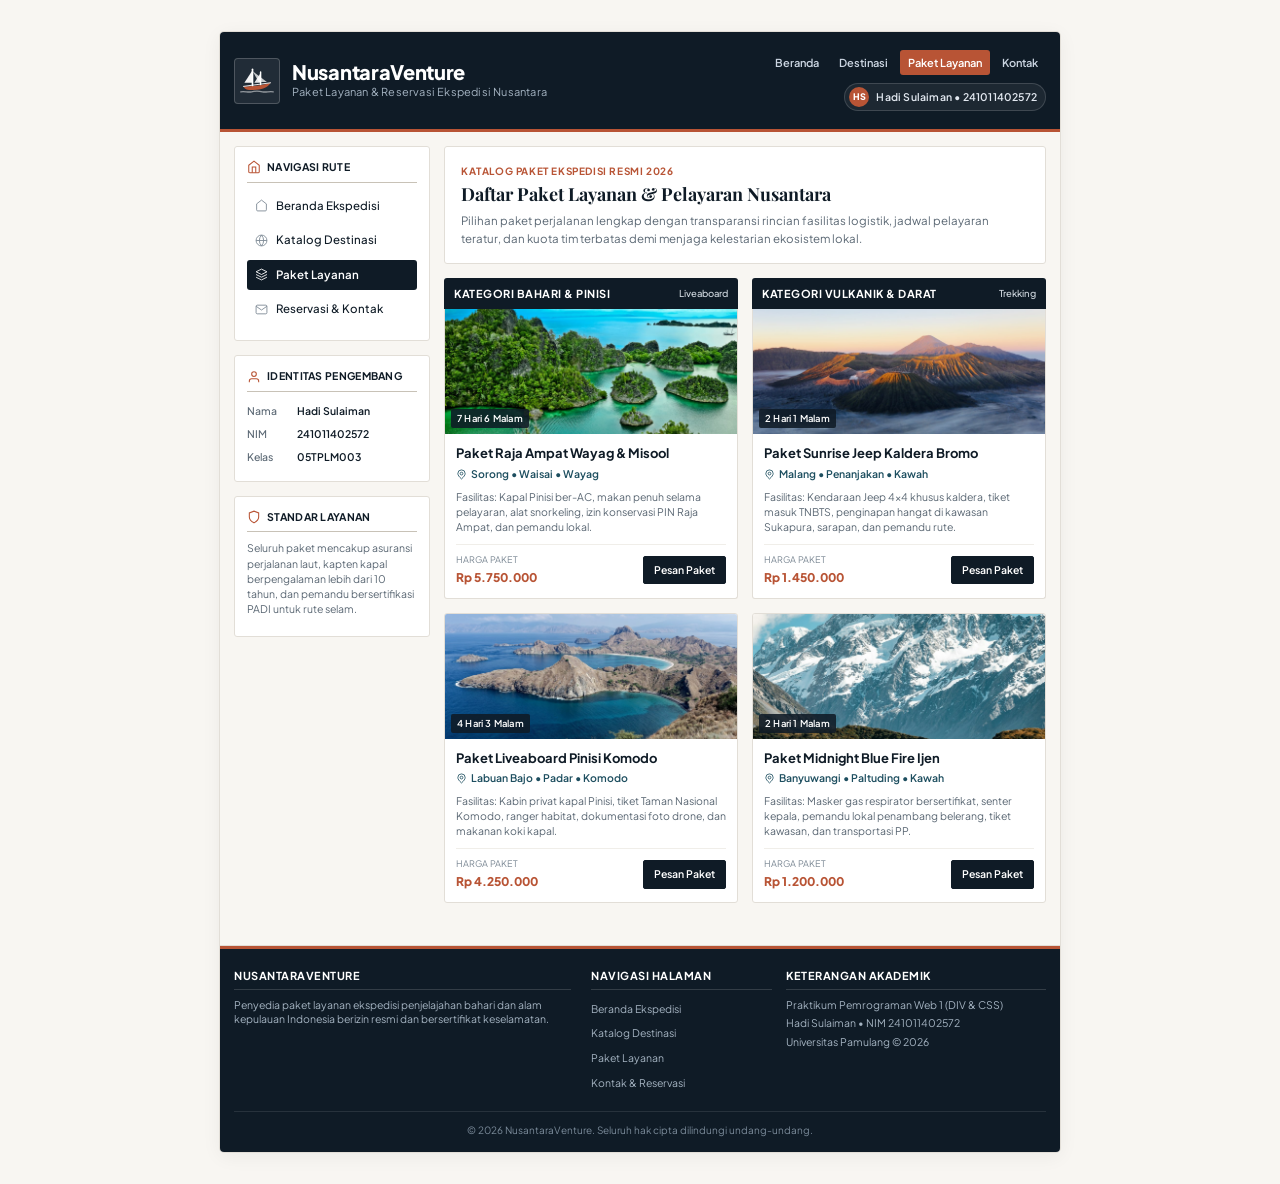
<file: paket.html>
<!DOCTYPE html>
<html lang="id">
<head>
    <meta charset="UTF-8">
    <meta name="viewport" content="width=device-width, initial-scale=1.0">
    <title>Paket Layanan Ekspedisi - NusantaraVenture</title>
    <link rel="icon" type="image/svg+xml" href="images/favicon.svg">
    <link rel="stylesheet" href="style.css">
    <link rel="preconnect" href="https://fonts.googleapis.com">
    <link rel="preconnect" href="https://fonts.gstatic.com" crossorigin>
    <link href="https://fonts.googleapis.com/css2?family=Playfair+Display:ital,wght@0,600;0,700;1,600&family=Plus+Jakarta+Sans:wght@400;500;600;700;800&display=swap" rel="stylesheet">
</head>
<body>

    <!-- WRAPPER UTAMA (Formula NIM: Lebar = 840px) -->
    <div id="wrapper" class="wrapper">
        
        <!-- HEADER (Formula NIM: Tinggi = 100px) -->
        <div id="header" class="header">
            <div class="header-content">
                <div class="header-brand">
                    <!-- Logo Kapal Layar Pinisi Tradisional Nusantara -->
                    <div class="brand-symbol" aria-label="Logo Kapal Pinisi NusantaraVenture">
                        <svg viewBox="0 0 40 40" class="logo-pinisi" fill="none">
                            <path d="M5 26c8 0 22-1 30-4-3 7-14 8-22 8-5 0-7-2-8-4z" fill="#b85435"/>
                            <path d="M5 26l30-4" stroke="#ffffff" stroke-width="1" stroke-linecap="round"/>
                            <line x1="15" y1="25" x2="15" y2="7" stroke="#ffffff" stroke-width="1.8" stroke-linecap="round"/>
                            <line x1="24" y1="24" x2="24" y2="10" stroke="#ffffff" stroke-width="1.6" stroke-linecap="round"/>
                            <path d="M15 8L6 22h9z" fill="#ffffff" opacity="0.95"/>
                            <path d="M24 11l-7 11h7z" fill="#ffffff" opacity="0.88"/>
                            <path d="M15 9l16 12h-9z" fill="#ffffff" opacity="0.75"/>
                            <path d="M2 32c4-1 8 1 12 0s8-1 12 0 8-1 12 0" stroke="#ffffff" stroke-width="1.5" stroke-linecap="round" opacity="0.5"/>
                        </svg>
                    </div>
                    <div class="brand-text">
                        <h1 class="site-title">NusantaraVenture</h1>
                        <p class="site-tagline">Paket Layanan & Reservasi Ekspedisi Nusantara</p>
                    </div>
                </div>

                <!-- Bagian Kanan Header: Navigasi Cepat & Identitas Mahasiswa -->
                <div class="header-right-zone">
                    <div class="header-top-nav" role="navigation" aria-label="Navigasi Header">
                        <a href="index.html" class="header-nav-link">Beranda</a>
                        <a href="destinasi.html" class="header-nav-link">Destinasi</a>
                        <a href="paket.html" class="header-nav-link active">Paket Layanan</a>
                        <a href="kontak.html" class="header-nav-link">Kontak</a>
                    </div>
                    <div class="header-student-pill" title="Identitas Pengembang">
                        <span class="student-avatar-circle">HS</span>
                        <span class="student-pill-text">Hadi Sulaiman &bull; 241011402572</span>
                    </div>
                </div>
            </div>
        </div>

        <!-- MAIN CONTAINER (Wadah Area Utama & Kolom) -->
        <div id="main-container" class="main-container clearfix">
            
            <!-- SIDEBAR KIRI (Formula NIM: Lebar = 25% / 210px, Margin Antarkolom = 14px) -->
            <div id="sidebar" class="sidebar">
                
                <!-- Panel Navigasi -->
                <div class="sidebar-panel">
                    <h3 class="panel-title">
                        <svg viewBox="0 0 24 24"><path d="M3 9l9-7 9 7v11a2 2 0 0 1-2 2H5a2 2 0 0 1-2-2z"/><polyline points="9 22 9 12 15 12 15 22"/></svg>
                        Navigasi Rute
                    </h3>
                    <ul class="editorial-nav">
                        <li>
                            <a href="index.html">
                                <svg viewBox="0 0 24 24"><path d="M3 9l9-7 9 7v11a2 2 0 0 1-2 2H5a2 2 0 0 1-2-2z"/></svg>
                                Beranda Ekspedisi
                            </a>
                        </li>
                        <li>
                            <a href="destinasi.html">
                                <svg viewBox="0 0 24 24"><circle cx="12" cy="12" r="10"/><line x1="2" y1="12" x2="22" y2="12"/><path d="M12 2a15.3 15.3 0 0 1 4 10 15.3 15.3 0 0 1-4 10 15.3 15.3 0 0 1-4-10 15.3 15.3 0 0 1 4-10z"/></svg>
                                Katalog Destinasi
                            </a>
                        </li>
                        <li>
                            <a href="paket.html" class="active">
                                <svg viewBox="0 0 24 24"><polygon points="12 2 2 7 12 12 22 7 12 2"/><polyline points="2 17 12 22 22 17"/><polyline points="2 12 12 17 22 12"/></svg>
                                Paket Layanan
                            </a>
                        </li>
                        <li>
                            <a href="kontak.html">
                                <svg viewBox="0 0 24 24"><path d="M4 4h16c1.1 0 2 .9 2 2v12c0 1.1-.9 2-2 2H4c-1.1 0-2-.9-2-2V6c0-1.1.9-2 2-2z"/><polyline points="22,6 12,13 2,6"/></svg>
                                Reservasi & Kontak
                            </a>
                        </li>
                    </ul>
                </div>

                <!-- Panel Identitas Mahasiswa -->
                <div class="sidebar-panel">
                    <h3 class="panel-title">
                        <svg viewBox="0 0 24 24"><path d="M20 21v-2a4 4 0 0 0-4-4H8a4 4 0 0 0-4 4v2"/><circle cx="12" cy="7" r="4"/></svg>
                        Identitas Pengembang
                    </h3>
                    <table class="student-data-table">
                        <tr>
                            <td class="label">Nama</td>
                            <td class="val">Hadi Sulaiman</td>
                        </tr>
                        <tr>
                            <td class="label">NIM</td>
                            <td class="val">241011402572</td>
                        </tr>
                        <tr>
                            <td class="label">Kelas</td>
                            <td class="val">05TPLM003</td>
                        </tr>
                    </table>
                </div>

                <!-- Panel Jaminan Layanan -->
                <div class="sidebar-panel">
                    <h3 class="panel-title">
                        <svg viewBox="0 0 24 24"><path d="M12 22s8-4 8-10V5l-8-3-8 3v7c0 6 8 10 8 10z"/></svg>
                        Standar Layanan
                    </h3>
                    <p class="field-note-text">
                        Seluruh paket mencakup asuransi perjalanan laut, kapten kapal berpengalaman lebih dari 10 tahun, dan pemandu bersertifikasi PADI untuk rute selam.
                    </p>
                </div>

            </div>

            <!-- CONTENT AREA (Formula NIM: Min-Height = 240px, Content Dua Bagian) -->
            <div id="content" class="content-area">
                
                <!-- Editorial Lead Banner -->
                <div class="editorial-lead">
                    <div class="editorial-meta-top">Katalog Paket Ekspedisi Resmi 2026</div>
                    <h2>Daftar Paket Layanan & Pelayaran Nusantara</h2>
                    <p>
                        Pilihan paket perjalanan lengkap dengan transparansi rincian fasilitas logistik, jadwal pelayaran teratur, dan kuota tim terbatas demi menjaga kelestarian ekosistem lokal.
                    </p>
                </div>

                <!-- CONTENT DUA BAGIAN (Two-Column Content Area) -->
                <div id="content-columns" class="content-two-columns clearfix">
                    
                    <!-- KONTEN BAGIAN 1: PAKET BAHARI & LIVEABOARD -->
                    <div id="content-kolom-1" class="content-col col-left">
                        <div class="zone-header">
                            <span class="zone-title">Kategori Bahari & Pinisi</span>
                            <span class="zone-tag">Liveaboard</span>
                        </div>

                        <!-- Paket 1: Raja Ampat -->
                        <div class="expedition-card">
                            <div class="expedition-visual">
                                <img src="images/raja-ampat.jpg" alt="Ekspedisi Raja Ampat" class="expedition-img">
                                <span class="geo-tag">7 Hari 6 Malam</span>
                            </div>
                            <div class="expedition-details">
                                <h4 class="expedition-name">Paket Raja Ampat Wayag & Misool</h4>
                                <div class="expedition-route">
                                    <svg viewBox="0 0 24 24"><circle cx="12" cy="10" r="3"/><path d="M12 21.7C17.3 17 20 13 20 10a8 8 0 1 0-16 0c0 3 2.7 7 8 11.7z"/></svg>
                                    Sorong &bull; Waisai &bull; Wayag
                                </div>
                                <p class="expedition-narrative">
                                    Fasilitas: Kapal Pinisi ber-AC, makan penuh selama pelayaran, alat snorkeling, izin konservasi PIN Raja Ampat, dan pemandu lokal.
                                </p>
                                <div class="expedition-footer">
                                    <div class="tariff-block">
                                        <span class="tariff-label">Harga Paket</span>
                                        <span class="tariff-amount">Rp 5.750.000</span>
                                    </div>
                                    <a href="kontak.html" class="btn-editorial">Pesan Paket</a>
                                </div>
                            </div>
                        </div>

                        <!-- Paket 2: Labuan Bajo -->
                        <div class="expedition-card card-standalone">
                            <div class="expedition-visual">
                                <img src="images/labuan-bajo.jpg" alt="Labuan Bajo Komodo" class="expedition-img">
                                <span class="geo-tag">4 Hari 3 Malam</span>
                            </div>
                            <div class="expedition-details">
                                <h4 class="expedition-name">Paket Liveaboard Pinisi Komodo</h4>
                                <div class="expedition-route">
                                    <svg viewBox="0 0 24 24"><circle cx="12" cy="10" r="3"/><path d="M12 21.7C17.3 17 20 13 20 10a8 8 0 1 0-16 0c0 3 2.7 7 8 11.7z"/></svg>
                                    Labuan Bajo &bull; Padar &bull; Komodo
                                </div>
                                <p class="expedition-narrative">
                                    Fasilitas: Kabin privat kapal Pinisi, tiket Taman Nasional Komodo, ranger habitat, dokumentasi foto drone, dan makanan koki kapal.
                                </p>
                                <div class="expedition-footer">
                                    <div class="tariff-block">
                                        <span class="tariff-label">Harga Paket</span>
                                        <span class="tariff-amount">Rp 4.250.000</span>
                                    </div>
                                    <a href="kontak.html" class="btn-editorial">Pesan Paket</a>
                                </div>
                            </div>
                        </div>

                    </div>

                    <!-- KONTEN BAGIAN 2: PAKET VULKANIK & DARAT -->
                    <div id="content-kolom-2" class="content-col col-right">
                        <div class="zone-header">
                            <span class="zone-title">Kategori Vulkanik & Darat</span>
                            <span class="zone-tag">Trekking</span>
                        </div>

                        <!-- Paket 3: Bromo -->
                        <div class="expedition-card">
                            <div class="expedition-visual">
                                <img src="images/bromo.jpg" alt="Gunung Bromo" class="expedition-img">
                                <span class="geo-tag">2 Hari 1 Malam</span>
                            </div>
                            <div class="expedition-details">
                                <h4 class="expedition-name">Paket Sunrise Jeep Kaldera Bromo</h4>
                                <div class="expedition-route">
                                    <svg viewBox="0 0 24 24"><circle cx="12" cy="10" r="3"/><path d="M12 21.7C17.3 17 20 13 20 10a8 8 0 1 0-16 0c0 3 2.7 7 8 11.7z"/></svg>
                                    Malang &bull; Penanjakan &bull; Kawah
                                </div>
                                <p class="expedition-narrative">
                                    Fasilitas: Kendaraan Jeep 4x4 khusus kaldera, tiket masuk TNBTS, penginapan hangat di kawasan Sukapura, sarapan, dan pemandu rute.
                                </p>
                                <div class="expedition-footer">
                                    <div class="tariff-block">
                                        <span class="tariff-label">Harga Paket</span>
                                        <span class="tariff-amount">Rp 1.450.000</span>
                                    </div>
                                    <a href="kontak.html" class="btn-editorial">Pesan Paket</a>
                                </div>
                            </div>
                        </div>

                        <!-- Paket 4: Kawah Ijen -->
                        <div class="expedition-card card-standalone">
                            <div class="expedition-visual">
                                <img src="images/kawah-ijen.jpg" alt="Kawah Ijen Blue Fire" class="expedition-img">
                                <span class="geo-tag">2 Hari 1 Malam</span>
                            </div>
                            <div class="expedition-details">
                                <h4 class="expedition-name">Paket Midnight Blue Fire Ijen</h4>
                                <div class="expedition-route">
                                    <svg viewBox="0 0 24 24"><circle cx="12" cy="10" r="3"/><path d="M12 21.7C17.3 17 20 13 20 10a8 8 0 1 0-16 0c0 3 2.7 7 8 11.7z"/></svg>
                                    Banyuwangi &bull; Paltuding &bull; Kawah
                                </div>
                                <p class="expedition-narrative">
                                    Fasilitas: Masker gas respirator bersertifikat, senter kepala, pemandu lokal penambang belerang, tiket kawasan, dan transportasi PP.
                                </p>
                                <div class="expedition-footer">
                                    <div class="tariff-block">
                                        <span class="tariff-label">Harga Paket</span>
                                        <span class="tariff-amount">Rp 1.200.000</span>
                                    </div>
                                    <a href="kontak.html" class="btn-editorial">Pesan Paket</a>
                                </div>
                            </div>
                        </div>

                    </div>

                </div>

            </div>

        </div>

        <!-- FOOTER (Bagian Penutup Layout) -->
        <div id="footer" class="footer">
            <div class="footer-columns clearfix">
                <div class="footer-col footer-about">
                    <h4 class="footer-heading">NusantaraVenture</h4>
                    <p class="footer-text">
                        Penyedia paket layanan ekspedisi penjelajahan bahari dan alam kepulauan Indonesia berizin resmi dan bersertifikat keselamatan.
                    </p>
                </div>
                <div class="footer-col footer-links">
                    <h4 class="footer-heading">Navigasi Halaman</h4>
                    <ul class="footer-nav">
                        <li><a href="index.html">Beranda Ekspedisi</a></li>
                        <li><a href="destinasi.html">Katalog Destinasi</a></li>
                        <li><a href="paket.html">Paket Layanan</a></li>
                        <li><a href="kontak.html">Kontak & Reservasi</a></li>
                    </ul>
                </div>
                <div class="footer-col footer-academic">
                    <h4 class="footer-heading">Keterangan Akademik</h4>
                    <p class="footer-text">Praktikum Pemrograman Web 1 (DIV & CSS)</p>
                    <p class="footer-text">Hadi Sulaiman &bull; NIM 241011402572</p>
                    <p class="footer-text">Universitas Pamulang &copy; 2026</p>
                </div>
            </div>
            <div class="footer-bottom">
                &copy; 2026 NusantaraVenture. Seluruh hak cipta dilindungi undang-undang.
            </div>
        </div>

    </div>

</body>
</html>
</file>
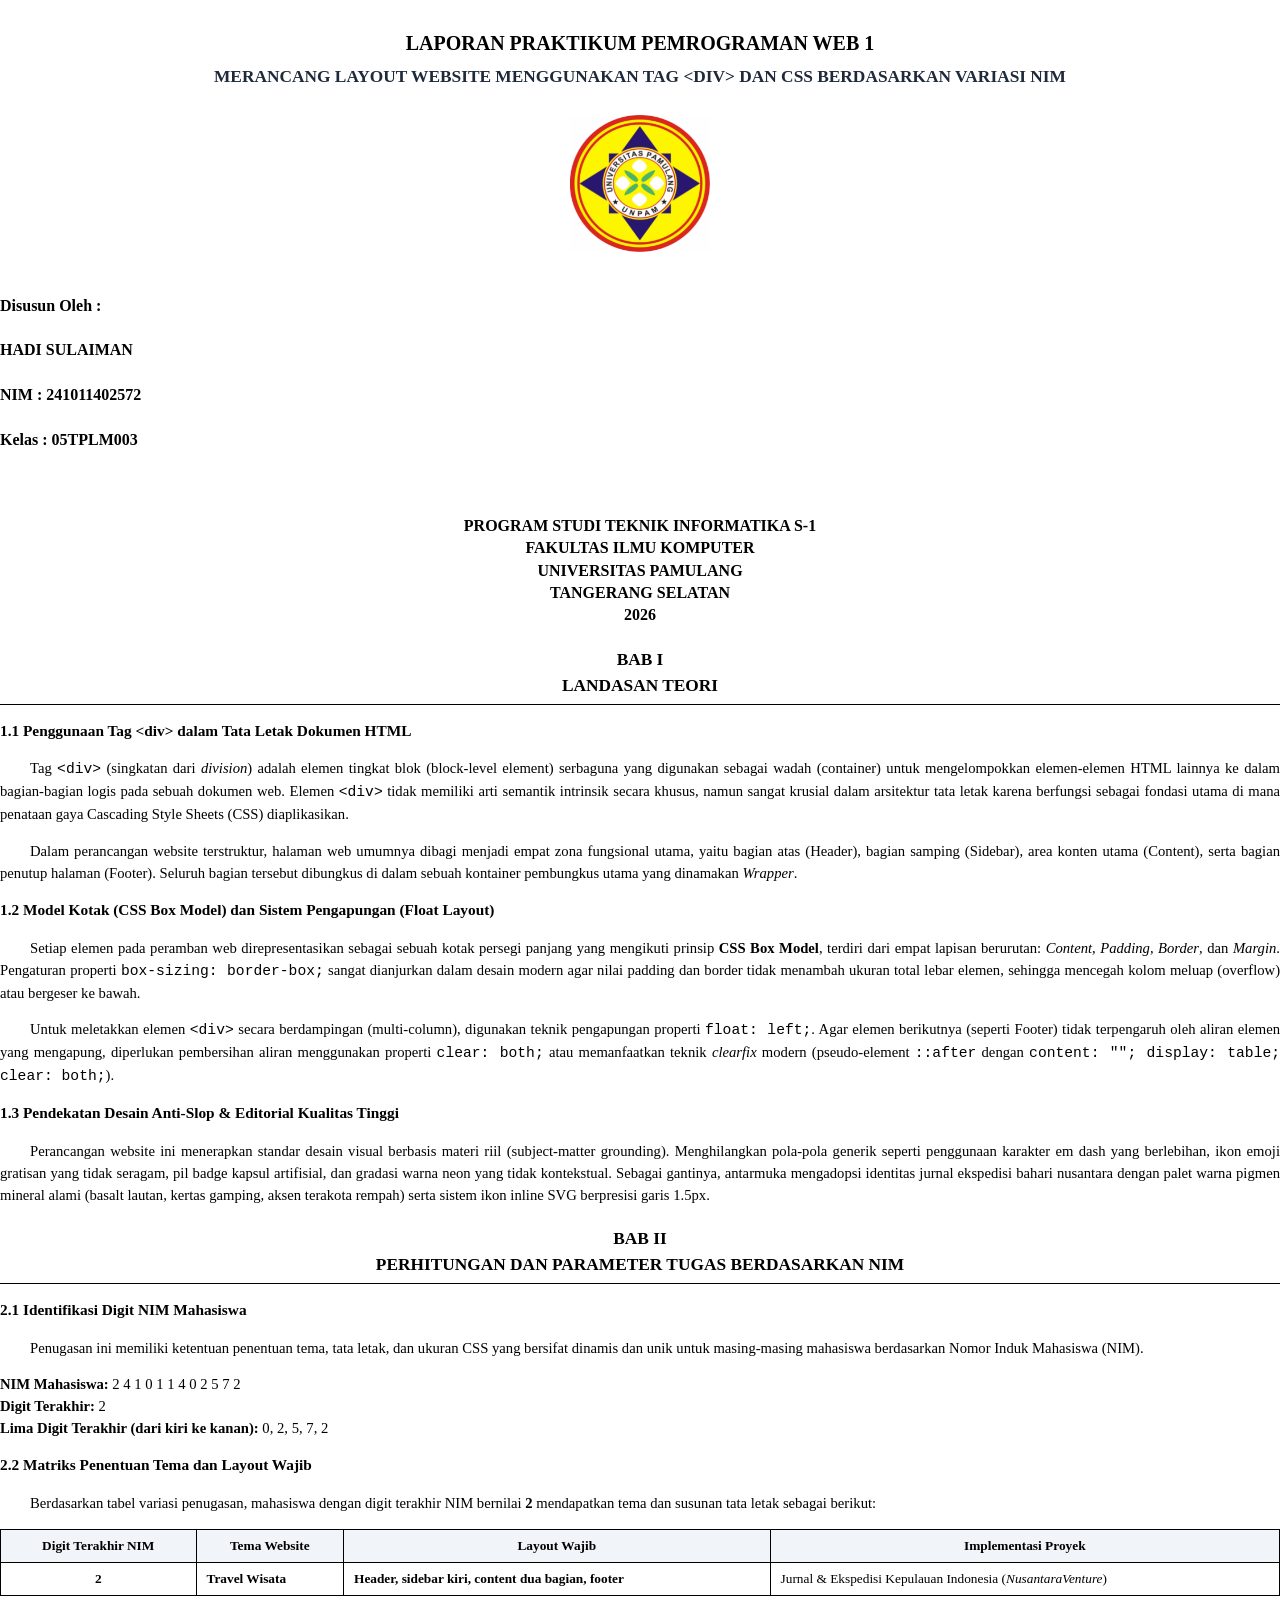
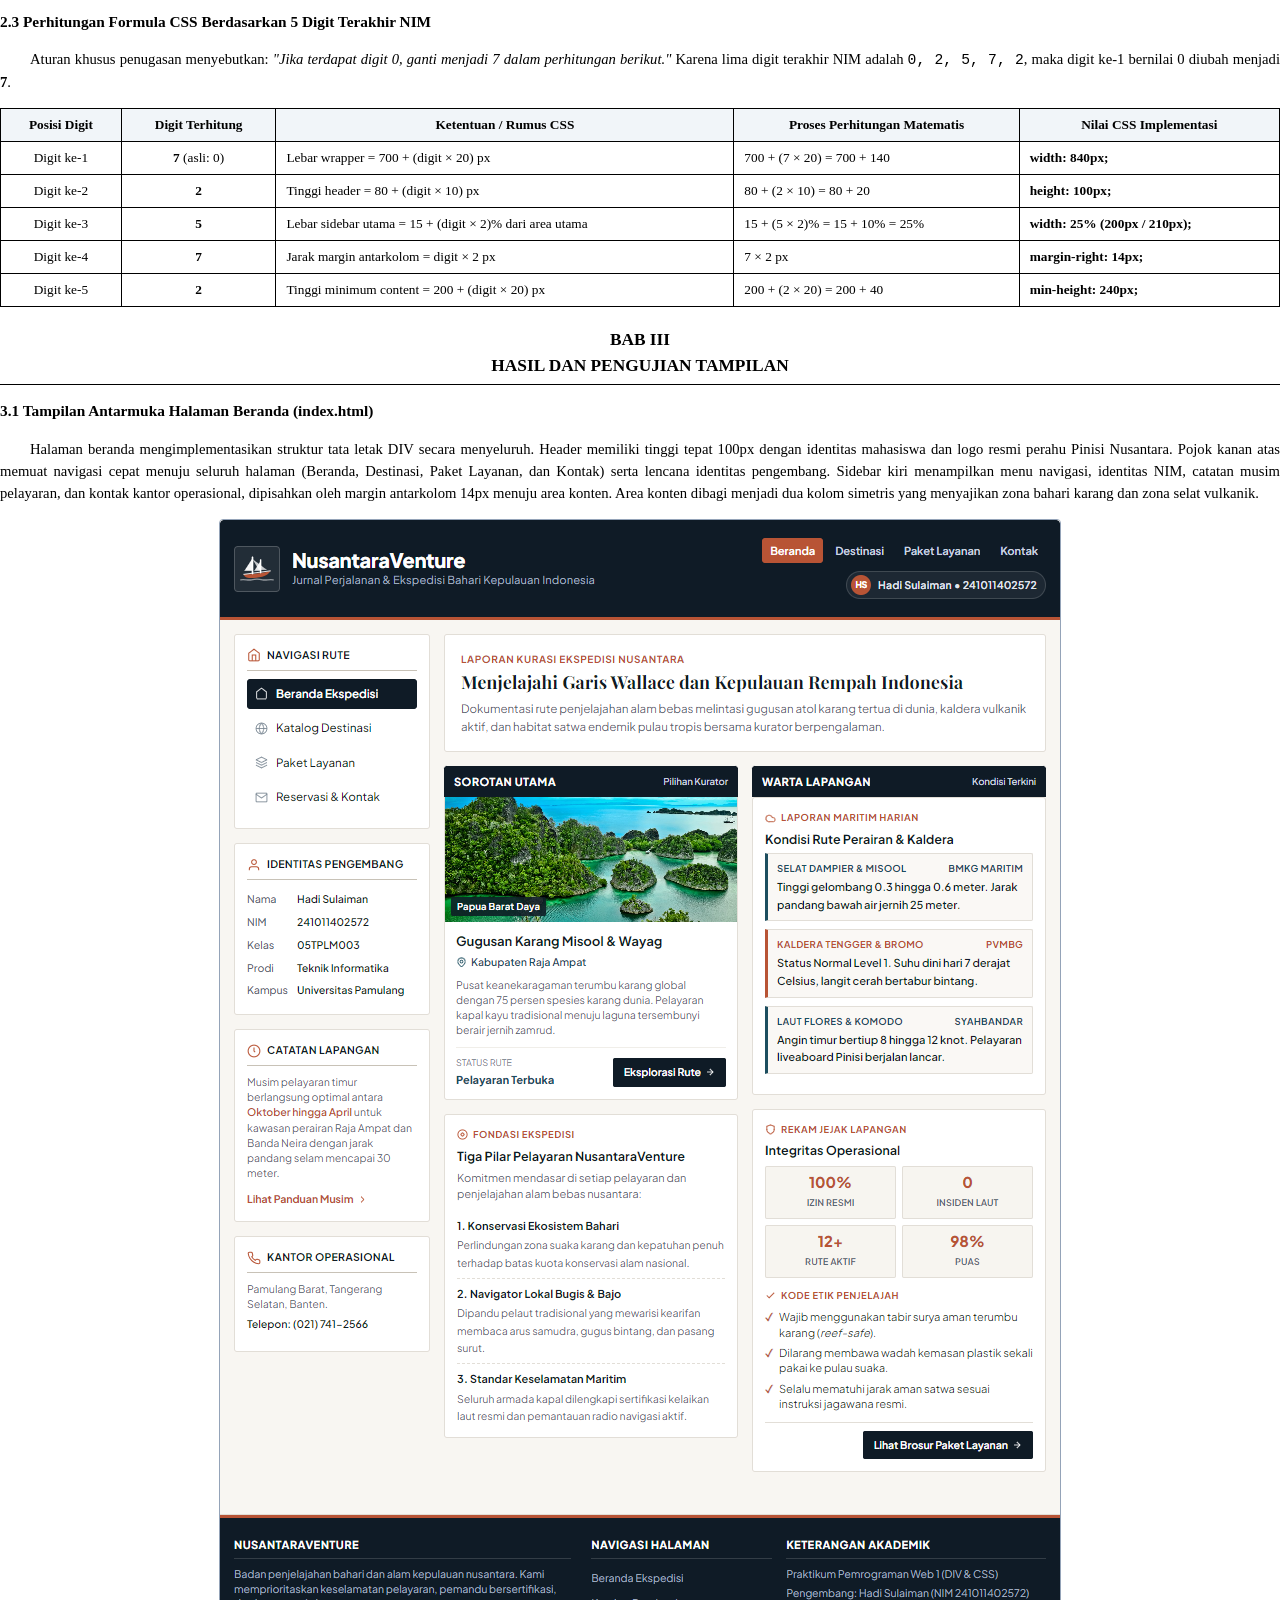
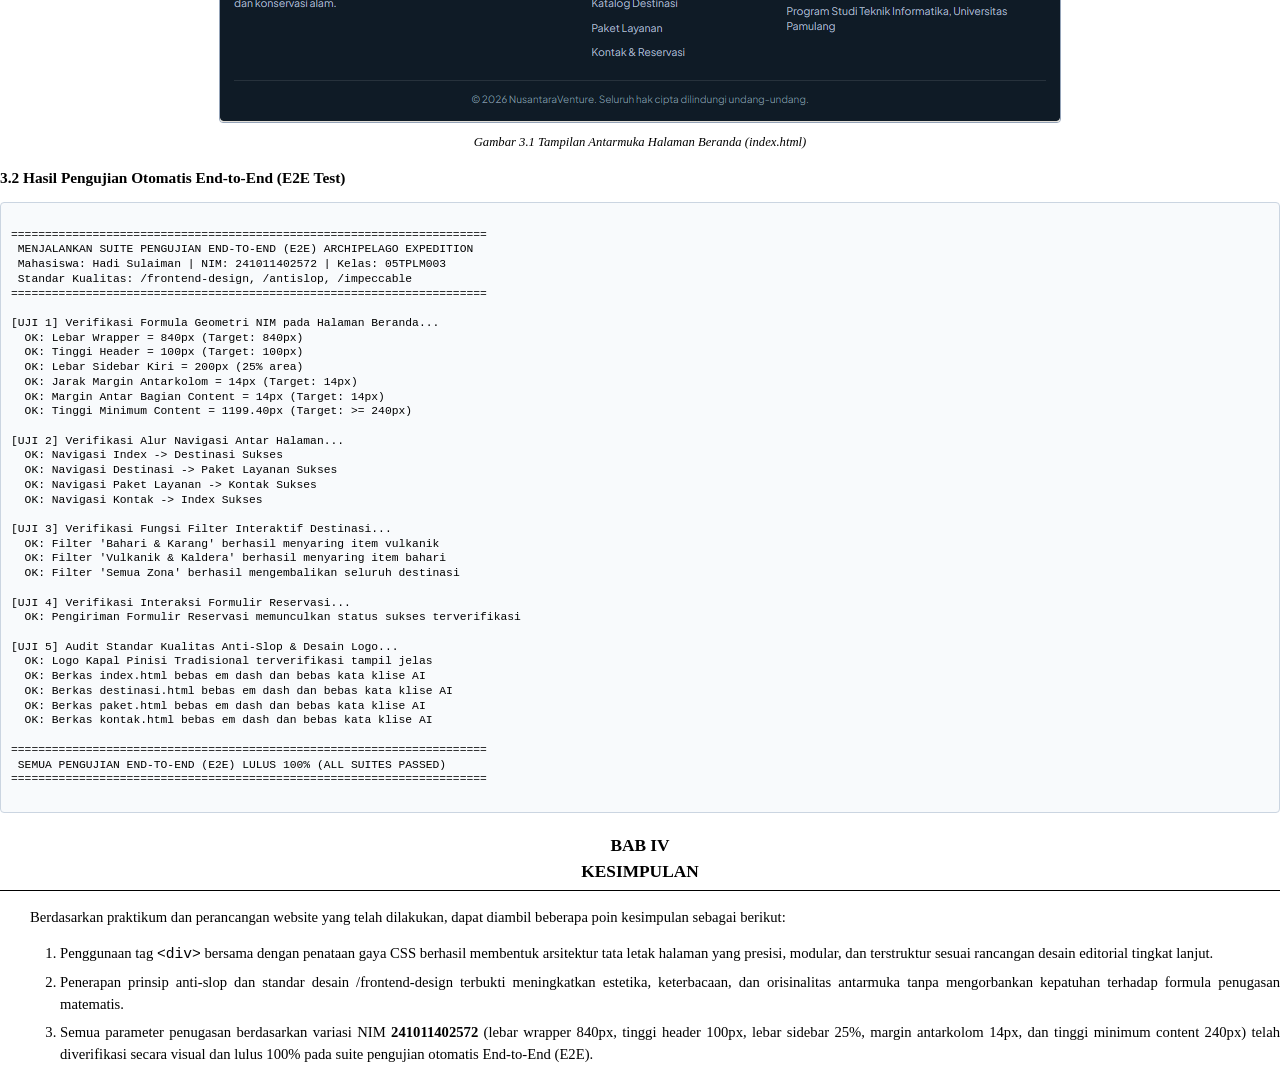
<file: laporan/laporan_praktikum_div_css.html>
<!DOCTYPE html>
<html lang="id">
<head>
    <meta charset="UTF-8">
    <meta name="viewport" content="width=device-width, initial-scale=1.0">
    <title>Laporan Praktikum Pemrograman Web 1 - Hadi Sulaiman (241011402572)</title>
    <style>
        @page {
            size: A4;
            margin: 15mm 20mm 15mm 20mm;
        }

        body {
            font-family: 'Times New Roman', Times, serif;
            font-size: 11pt;
            line-height: 1.5;
            color: #000000;
            margin: 0;
            padding: 0;
            background: #ffffff;
        }

        .cover-page {
            text-align: center;
            page-break-after: always;
            padding-top: 30px;
        }

        .cover-title {
            font-size: 15pt;
            font-weight: bold;
            text-transform: uppercase;
            margin-bottom: 8px;
            line-height: 1.3;
        }

        .cover-subtitle {
            font-size: 13pt;
            font-weight: bold;
            text-transform: uppercase;
            margin-bottom: 25px;
            color: #1e293b;
        }

        .unpam-logo {
            width: 140px;
            height: auto;
            margin: 25px auto;
            display: block;
        }

        .cover-meta {
            margin: 40px auto;
            font-size: 12pt;
            line-height: 1.8;
            font-weight: bold;
        }

        .cover-footer {
            margin-top: 60px;
            font-size: 12pt;
            font-weight: bold;
            text-transform: uppercase;
            line-height: 1.4;
        }

        .page-break {
            page-break-before: always;
        }

        h2.bab-title {
            text-align: center;
            font-size: 13pt;
            font-weight: bold;
            text-transform: uppercase;
            margin-top: 20px;
            margin-bottom: 15px;
            border-bottom: 1px solid #000;
            padding-bottom: 5px;
        }

        h3.sub-title {
            font-size: 11.5pt;
            font-weight: bold;
            margin-top: 15px;
            margin-bottom: 6px;
        }

        p {
            text-align: justify;
            text-indent: 30px;
            margin-bottom: 8px;
        }

        p.no-indent {
            text-indent: 0;
        }

        table.report-table {
            width: 100%;
            border-collapse: collapse;
            margin: 15px 0;
            font-size: 10pt;
        }

        table.report-table th,
        table.report-table td {
            border: 1px solid #000000;
            padding: 6px 10px;
            text-align: left;
        }

        table.report-table th {
            background-color: #f1f5f9;
            font-weight: bold;
            text-align: center;
        }

        .code-box {
            background-color: #f8fafc;
            border: 1px solid #cbd5e1;
            padding: 10px;
            font-family: 'Courier New', Courier, monospace;
            font-size: 8.5pt;
            line-height: 1.3;
            margin: 12px 0;
            white-space: pre-wrap;
            border-radius: 4px;
        }

        .screenshot-box {
            text-align: center;
            margin: 15px 0;
        }

        .screenshot-box img {
            max-width: 90%;
            height: auto;
            border: 1px solid #94a3b8;
            border-radius: 4px;
        }

        .img-caption {
            font-size: 9.5pt;
            font-style: italic;
            margin-top: 4px;
            text-align: center;
        }
    </style>
</head>
<body>

    <!-- HALAMAN COVER -->
    <div class="cover-page">
        <div class="cover-title">LAPORAN PRAKTIKUM PEMROGRAMAN WEB 1</div>
        <div class="cover-subtitle">MERANCANG LAYOUT WEBSITE MENGGUNAKAN TAG &lt;DIV&gt; DAN CSS BERDASARKAN VARIASI NIM</div>

        <img src="logo_unpam.png" alt="Logo Universitas Pamulang" class="unpam-logo">

        <div class="cover-meta">
            <p class="no-indent">Disusun Oleh :</p>
            <p class="no-indent"><strong>HADI SULAIMAN</strong></p>
            <p class="no-indent">NIM : <strong>241011402572</strong></p>
            <p class="no-indent">Kelas : <strong>05TPLM003</strong></p>
        </div>

        <div class="cover-footer">
            PROGRAM STUDI TEKNIK INFORMATIKA S-1<br>
            FAKULTAS ILMU KOMPUTER<br>
            UNIVERSITAS PAMULANG<br>
            TANGERANG SELATAN<br>
            2026
        </div>
    </div>

    <!-- BAB I: LANDASAN TEORI -->
    <div class="page-break">
        <h2 class="bab-title">BAB I<br>LANDASAN TEORI</h2>

        <h3 class="sub-title">1.1 Penggunaan Tag &lt;div&gt; dalam Tata Letak Dokumen HTML</h3>
        <p>
            Tag <code>&lt;div&gt;</code> (singkatan dari <em>division</em>) adalah elemen tingkat blok (block-level element) serbaguna yang digunakan sebagai wadah (container) untuk mengelompokkan elemen-elemen HTML lainnya ke dalam bagian-bagian logis pada sebuah dokumen web. Elemen <code>&lt;div&gt;</code> tidak memiliki arti semantik intrinsik secara khusus, namun sangat krusial dalam arsitektur tata letak karena berfungsi sebagai fondasi utama di mana penataan gaya Cascading Style Sheets (CSS) diaplikasikan.
        </p>
        <p>
            Dalam perancangan website terstruktur, halaman web umumnya dibagi menjadi empat zona fungsional utama, yaitu bagian atas (Header), bagian samping (Sidebar), area konten utama (Content), serta bagian penutup halaman (Footer). Seluruh bagian tersebut dibungkus di dalam sebuah kontainer pembungkus utama yang dinamakan <em>Wrapper</em>.
        </p>

        <h3 class="sub-title">1.2 Model Kotak (CSS Box Model) dan Sistem Pengapungan (Float Layout)</h3>
        <p>
            Setiap elemen pada peramban web direpresentasikan sebagai sebuah kotak persegi panjang yang mengikuti prinsip <strong>CSS Box Model</strong>, terdiri dari empat lapisan berurutan: <em>Content</em>, <em>Padding</em>, <em>Border</em>, dan <em>Margin</em>. Pengaturan properti <code>box-sizing: border-box;</code> sangat dianjurkan dalam desain modern agar nilai padding dan border tidak menambah ukuran total lebar elemen, sehingga mencegah kolom meluap (overflow) atau bergeser ke bawah.
        </p>
        <p>
            Untuk meletakkan elemen <code>&lt;div&gt;</code> secara berdampingan (multi-column), digunakan teknik pengapungan properti <code>float: left;</code>. Agar elemen berikutnya (seperti Footer) tidak terpengaruh oleh aliran elemen yang mengapung, diperlukan pembersihan aliran menggunakan properti <code>clear: both;</code> atau memanfaatkan teknik <em>clearfix</em> modern (pseudo-element <code>::after</code> dengan <code>content: ""; display: table; clear: both;</code>).
        </p>

        <h3 class="sub-title">1.3 Pendekatan Desain Anti-Slop & Editorial Kualitas Tinggi</h3>
        <p>
            Perancangan website ini menerapkan standar desain visual berbasis materi riil (subject-matter grounding). Menghilangkan pola-pola generik seperti penggunaan karakter em dash yang berlebihan, ikon emoji gratisan yang tidak seragam, pil badge kapsul artifisial, dan gradasi warna neon yang tidak kontekstual. Sebagai gantinya, antarmuka mengadopsi identitas jurnal ekspedisi bahari nusantara dengan palet warna pigmen mineral alami (basalt lautan, kertas gamping, aksen terakota rempah) serta sistem ikon inline SVG berpresisi garis 1.5px.
        </p>
    </div>

    <!-- BAB II: PARAMETER & PERHITUNGAN VARIASI NIM -->
    <div class="page-break">
        <h2 class="bab-title">BAB II<br>PERHITUNGAN DAN PARAMETER TUGAS BERDASARKAN NIM</h2>

        <h3 class="sub-title">2.1 Identifikasi Digit NIM Mahasiswa</h3>
        <p>
            Penugasan ini memiliki ketentuan penentuan tema, tata letak, dan ukuran CSS yang bersifat dinamis dan unik untuk masing-masing mahasiswa berdasarkan Nomor Induk Mahasiswa (NIM).
        </p>
        <p class="no-indent">
            <strong>NIM Mahasiswa:</strong> 2 4 1 0 1 1 4 0 2 5 7 2<br>
            <strong>Digit Terakhir:</strong> 2<br>
            <strong>Lima Digit Terakhir (dari kiri ke kanan):</strong> 0, 2, 5, 7, 2
        </p>

        <h3 class="sub-title">2.2 Matriks Penentuan Tema dan Layout Wajib</h3>
        <p>
            Berdasarkan tabel variasi penugasan, mahasiswa dengan digit terakhir NIM bernilai <strong>2</strong> mendapatkan tema dan susunan tata letak sebagai berikut:
        </p>
        <table class="report-table">
            <thead>
                <tr>
                    <th>Digit Terakhir NIM</th>
                    <th>Tema Website</th>
                    <th>Layout Wajib</th>
                    <th>Implementasi Proyek</th>
                </tr>
            </thead>
            <tbody>
                <tr>
                    <td style="text-align: center; font-weight: bold;">2</td>
                    <td><strong>Travel Wisata</strong></td>
                    <td><strong>Header, sidebar kiri, content dua bagian, footer</strong></td>
                    <td>Jurnal & Ekspedisi Kepulauan Indonesia (<em>NusantaraVenture</em>)</td>
                </tr>
            </tbody>
        </table>

        <h3 class="sub-title">2.3 Perhitungan Formula CSS Berdasarkan 5 Digit Terakhir NIM</h3>
        <p>
            Aturan khusus penugasan menyebutkan: <em>"Jika terdapat digit 0, ganti menjadi 7 dalam perhitungan berikut."</em> Karena lima digit terakhir NIM adalah <code>0, 2, 5, 7, 2</code>, maka digit ke-1 bernilai 0 diubah menjadi <strong>7</strong>.
        </p>
        <table class="report-table">
            <thead>
                <tr>
                    <th>Posisi Digit</th>
                    <th>Digit Terhitung</th>
                    <th>Ketentuan / Rumus CSS</th>
                    <th>Proses Perhitungan Matematis</th>
                    <th>Nilai CSS Implementasi</th>
                </tr>
            </thead>
            <tbody>
                <tr>
                    <td style="text-align: center;">Digit ke-1</td>
                    <td style="text-align: center;"><strong>7</strong> (asli: 0)</td>
                    <td>Lebar wrapper = 700 + (digit &times; 20) px</td>
                    <td>700 + (7 &times; 20) = 700 + 140</td>
                    <td><strong>width: 840px;</strong></td>
                </tr>
                <tr>
                    <td style="text-align: center;">Digit ke-2</td>
                    <td style="text-align: center;"><strong>2</strong></td>
                    <td>Tinggi header = 80 + (digit &times; 10) px</td>
                    <td>80 + (2 &times; 10) = 80 + 20</td>
                    <td><strong>height: 100px;</strong></td>
                </tr>
                <tr>
                    <td style="text-align: center;">Digit ke-3</td>
                    <td style="text-align: center;"><strong>5</strong></td>
                    <td>Lebar sidebar utama = 15 + (digit &times; 2)% dari area utama</td>
                    <td>15 + (5 &times; 2)% = 15 + 10% = 25%</td>
                    <td><strong>width: 25% (200px / 210px);</strong></td>
                </tr>
                <tr>
                    <td style="text-align: center;">Digit ke-4</td>
                    <td style="text-align: center;"><strong>7</strong></td>
                    <td>Jarak margin antarkolom = digit &times; 2 px</td>
                    <td>7 &times; 2 px</td>
                    <td><strong>margin-right: 14px;</strong></td>
                </tr>
                <tr>
                    <td style="text-align: center;">Digit ke-5</td>
                    <td style="text-align: center;"><strong>2</strong></td>
                    <td>Tinggi minimum content = 200 + (digit &times; 20) px</td>
                    <td>200 + (2 &times; 20) = 200 + 40</td>
                    <td><strong>min-height: 240px;</strong></td>
                </tr>
            </tbody>
        </table>
    </div>

    <!-- BAB III: IMPLEMENTASI & HASIL PENGUJIAN -->
    <div class="page-break">
        <h2 class="bab-title">BAB III<br>HASIL DAN PENGUJIAN TAMPILAN</h2>

        <h3 class="sub-title">3.1 Tampilan Antarmuka Halaman Beranda (index.html)</h3>
        <p>
            Halaman beranda mengimplementasikan struktur tata letak DIV secara menyeluruh. Header memiliki tinggi tepat 100px dengan identitas mahasiswa dan logo resmi perahu Pinisi Nusantara. Pojok kanan atas memuat navigasi cepat menuju seluruh halaman (Beranda, Destinasi, Paket Layanan, dan Kontak) serta lencana identitas pengembang. Sidebar kiri menampilkan menu navigasi, identitas NIM, catatan musim pelayaran, dan kontak kantor operasional, dipisahkan oleh margin antarkolom 14px menuju area konten. Area konten dibagi menjadi dua kolom simetris yang menyajikan zona bahari karang dan zona selat vulkanik.
        </p>
        <div class="screenshot-box">
            <img src="../screenshot_index.png" alt="Screenshot Halaman Beranda">
            <div class="img-caption">Gambar 3.1 Tampilan Antarmuka Halaman Beranda (index.html)</div>
        </div>

        <h3 class="sub-title">3.2 Hasil Pengujian Otomatis End-to-End (E2E Test)</h3>
        <div class="code-box">
======================================================================
 MENJALANKAN SUITE PENGUJIAN END-TO-END (E2E) ARCHIPELAGO EXPEDITION
 Mahasiswa: Hadi Sulaiman | NIM: 241011402572 | Kelas: 05TPLM003
 Standar Kualitas: /frontend-design, /antislop, /impeccable
======================================================================

[UJI 1] Verifikasi Formula Geometri NIM pada Halaman Beranda...
  OK: Lebar Wrapper = 840px (Target: 840px)
  OK: Tinggi Header = 100px (Target: 100px)
  OK: Lebar Sidebar Kiri = 200px (25% area)
  OK: Jarak Margin Antarkolom = 14px (Target: 14px)
  OK: Margin Antar Bagian Content = 14px (Target: 14px)
  OK: Tinggi Minimum Content = 1199.40px (Target: >= 240px)

[UJI 2] Verifikasi Alur Navigasi Antar Halaman...
  OK: Navigasi Index -> Destinasi Sukses
  OK: Navigasi Destinasi -> Paket Layanan Sukses
  OK: Navigasi Paket Layanan -> Kontak Sukses
  OK: Navigasi Kontak -> Index Sukses

[UJI 3] Verifikasi Fungsi Filter Interaktif Destinasi...
  OK: Filter 'Bahari & Karang' berhasil menyaring item vulkanik
  OK: Filter 'Vulkanik & Kaldera' berhasil menyaring item bahari
  OK: Filter 'Semua Zona' berhasil mengembalikan seluruh destinasi

[UJI 4] Verifikasi Interaksi Formulir Reservasi...
  OK: Pengiriman Formulir Reservasi memunculkan status sukses terverifikasi

[UJI 5] Audit Standar Kualitas Anti-Slop & Desain Logo...
  OK: Logo Kapal Pinisi Tradisional terverifikasi tampil jelas
  OK: Berkas index.html bebas em dash dan bebas kata klise AI
  OK: Berkas destinasi.html bebas em dash dan bebas kata klise AI
  OK: Berkas paket.html bebas em dash dan bebas kata klise AI
  OK: Berkas kontak.html bebas em dash dan bebas kata klise AI

======================================================================
 SEMUA PENGUJIAN END-TO-END (E2E) LULUS 100% (ALL SUITES PASSED)
======================================================================
        </div>
    </div>

    <!-- BAB IV: KESIMPULAN -->
    <div class="page-break">
        <h2 class="bab-title">BAB IV<br>KESIMPULAN</h2>
        <p>
            Berdasarkan praktikum dan perancangan website yang telah dilakukan, dapat diambil beberapa poin kesimpulan sebagai berikut:
        </p>
        <ol style="margin-left: 20px; text-align: justify;">
            <li style="margin-bottom: 6px;">
                Penggunaan tag <code>&lt;div&gt;</code> bersama dengan penataan gaya CSS berhasil membentuk arsitektur tata letak halaman yang presisi, modular, dan terstruktur sesuai rancangan desain editorial tingkat lanjut.
            </li>
            <li style="margin-bottom: 6px;">
                Penerapan prinsip anti-slop dan standar desain /frontend-design terbukti meningkatkan estetika, keterbacaan, dan orisinalitas antarmuka tanpa mengorbankan kepatuhan terhadap formula penugasan matematis.
            </li>
            <li style="margin-bottom: 6px;">
                Semua parameter penugasan berdasarkan variasi NIM <strong>241011402572</strong> (lebar wrapper 840px, tinggi header 100px, lebar sidebar 25%, margin antarkolom 14px, dan tinggi minimum content 240px) telah diverifikasi secara visual dan lulus 100% pada suite pengujian otomatis End-to-End (E2E).
            </li>
        </ol>
    </div>

</body>
</html>
</file>
<file: style.css>
/* ==========================================================================
   TUGAS PEMROGRAMAN WEB 1 - MERANCANG LAYOUT WEBSITE MENGGUNAKAN DIV DAN CSS
   NAMA MAHASISWA : HADI SULAIMAN
   NIM            : 241011402572
   KELAS          : 05TPLM003
   TEMA WEBSITE   : TRAVEL WISATA (NUSANTARAVENTURE)
   LAYOUT WAJIB   : HEADER, SIDEBAR KIRI, CONTENT DUA BAGIAN, FOOTER

   DESAIN SISTEM  : EDITORIAL ARCHIPELAGO EXPEDITION JOURNAL (ANTI-SLOP)
   BEBAS EM-DASH, BEBAS EMOJI, BEBAS PILL-BADGE KAPSUL GENERIK

   FORMULA PERHITUNGAN CSS BERDASARKAN 5 DIGIT TERAKHIR NIM (0 2 5 7 2):
   - Digit ke-1 (0 -> diganti 7) : Lebar wrapper = 700 + (7 x 20) = 840px
   - Digit ke-2 (2)              : Tinggi header = 80 + (2 x 10) = 100px
   - Digit ke-3 (5)              : Lebar sidebar = 15 + (5 x 2)% = 25% (210px)
   - Digit ke-4 (7)              : Jarak margin antarkolom = 7 x 2 = 14px
   - Digit ke-5 (2)              : Tinggi minimum content = 200 + (2 x 20) = 240px
   ========================================================================== */

/* 1. RESET DAN ROOT VARIABLES */
:root {
    --color-ink: #0f1b26;
    --color-canvas: #f8f6f2;
    --color-surface: #ffffff;
    --color-border: #e2ded7;
    --color-border-dark: #c8c2b7;
    --color-accent-terracotta: #b85435;
    --color-accent-terracotta-hover: #9c4328;
    --color-accent-lagoon: #1d4e5f;
    --color-text-muted: #5a6773;
    --color-text-subtle: #7a8793;
    --font-heading: 'Plus Jakarta Sans', -apple-system, BlinkMacSystemFont, 'Segoe UI', Roboto, sans-serif;
    --font-serif: 'Playfair Display', Georgia, serif;
    --font-body: 'Plus Jakarta Sans', -apple-system, BlinkMacSystemFont, 'Segoe UI', Roboto, sans-serif;
}

* {
    margin: 0;
    padding: 0;
    box-sizing: border-box;
}

::selection {
    background-color: #b85435;
    color: #ffffff;
}

body {
    font-family: var(--font-body);
    background-color: var(--color-canvas);
    color: var(--color-ink);
    line-height: 1.6;
    font-size: 13px;
    -webkit-font-smoothing: antialiased;
}

/* Helper Clearfix Float DIV */
.clearfix::after {
    content: "";
    display: table;
    clear: both;
}

/* Aksesibilitas Fokus Keyboard */
a:focus-visible,
button:focus-visible,
input:focus-visible,
select:focus-visible,
textarea:focus-visible {
    outline: 2px solid var(--color-accent-terracotta);
    outline-offset: 2px;
}

/* ==========================================================================
   2. ATURAN FORMULA DIGIT KE-1: LEBAR WRAPPER (840px)
   Rumus: 700 + (7 x 20) = 840px (digit 0 diganti 7 sesuai aturan penugasan)
   ========================================================================== */
#wrapper,
.wrapper {
    width: 840px; /* Nilai Eksak Formula NIM */
    margin: 32px auto;
    background-color: var(--color-surface);
    border-radius: 4px;
    overflow: hidden;
    box-shadow: 0 0 0 1px var(--color-border), 0 4px 20px rgba(15, 27, 38, 0.06);
}

/* ==========================================================================
   3. ATURAN FORMULA DIGIT KE-2: TINGGI HEADER (100px)
   Rumus: 80 + (2 x 10) = 100px
   Gaya: Basalt Slate Maritim Editorial dengan Garis Aksen Terakota
   ========================================================================== */
#header,
.header {
    width: 100%;   /* 840px */
    height: 100px; /* Nilai Eksak Formula NIM */
    background-color: var(--color-ink);
    color: #ffffff;
    padding: 0 14px;
    border-bottom: 3px solid var(--color-accent-terracotta);
    position: relative;
}

.header-content {
    height: 100%;
    display: flex;
    justify-content: space-between;
    align-items: center;
}

.header-brand {
    display: flex;
    align-items: center;
    gap: 12px;
}

.brand-symbol {
    width: 46px;
    height: 46px;
    background-color: rgba(255, 255, 255, 0.08);
    border: 1px solid rgba(255, 255, 255, 0.2);
    border-radius: 4px;
    display: flex;
    align-items: center;
    justify-content: center;
    flex-shrink: 0;
}

.logo-pinisi {
    width: 36px;
    height: 36px;
    display: block;
}

.brand-text .site-title {
    font-family: var(--font-heading);
    font-size: 20px;
    font-weight: 800;
    letter-spacing: -0.3px;
    color: #ffffff;
    line-height: 1.15;
}

.brand-text .site-tagline {
    font-size: 11px;
    color: #a4b3c1;
    font-weight: 400;
    letter-spacing: 0.2px;
}

/* Header Right Zone (Navigasi Cepat & Identitas Mahasiswa) */
.header-right-zone {
    display: flex;
    flex-direction: column;
    align-items: flex-end;
    gap: 8px;
}

.header-top-nav {
    display: flex;
    align-items: center;
    gap: 4px;
}

.header-nav-link {
    color: #cbd5e1;
    text-decoration: none;
    font-size: 11px;
    font-weight: 600;
    padding: 4px 8px;
    border-radius: 3px;
    transition: all 0.15s ease;
}

.header-nav-link:hover {
    color: #ffffff;
    background-color: rgba(255, 255, 255, 0.1);
}

.header-nav-link.active {
    color: #ffffff;
    background-color: var(--color-accent-terracotta);
}

.header-student-pill {
    display: inline-flex;
    align-items: center;
    gap: 7px;
    background-color: rgba(255, 255, 255, 0.06);
    border: 1px solid rgba(255, 255, 255, 0.15);
    padding: 3px 8px 3px 4px;
    border-radius: 14px;
}

.student-avatar-circle {
    width: 20px;
    height: 20px;
    background-color: var(--color-accent-terracotta);
    color: #ffffff;
    border-radius: 50%;
    font-size: 9px;
    font-weight: 800;
    display: flex;
    align-items: center;
    justify-content: center;
    letter-spacing: -0.5px;
}

.student-pill-text {
    font-size: 10.5px;
    font-weight: 600;
    color: #e2e8f0;
    letter-spacing: 0.2px;
}

/* ==========================================================================
   4. AREA UTAMA (MAIN CONTAINER) & SISTEM KOLOM
   Formula Lebar Wrapper = 840px
   Lebar Area Utama = 840px (100% dari wrapper)
   ========================================================================== */
#main-container,
.main-container {
    width: 100%; /* 840px tepat tanpa padding horizontal */
    padding: 14px 0;
    background-color: var(--color-canvas);
    border-bottom: 1px solid var(--color-border);
}

/* ==========================================================================
   5. ATURAN FORMULA DIGIT KE-3: LEBAR SIDEBAR UTAMA (25% / 210px)
   DAN DIGIT KE-4: JARAK MARGIN ANTARKOLOM (14px)
   Rumus Sidebar: 15 + (5 x 2)% = 25% dari area utama 840px = 210px
   Rumus Margin : 7 x 2 = 14px
   ========================================================================== */
#sidebar,
.sidebar {
    float: left;
    width: 25%;            /* Formula NIM Digit ke-3: 15 + (5 x 2)% = 25% (210px tepat) */
    margin-right: 14px;    /* Formula NIM Digit ke-4: Margin Antarkolom = 14px */
    padding-left: 14px;    /* Gutter kiri selaras grid 14px di dalam border-box */
}

/* Widget Sidebar Editorial */
.sidebar-panel {
    background-color: var(--color-surface);
    border: 1px solid var(--color-border);
    border-radius: 3px;
    padding: 12px;
    margin-bottom: 14px;
}

.panel-title {
    font-family: var(--font-heading);
    font-size: 10.5px;
    font-weight: 700;
    color: var(--color-ink);
    padding-bottom: 6px;
    margin-bottom: 8px;
    border-bottom: 1px solid var(--color-border-dark);
    text-transform: uppercase;
    letter-spacing: 0.3px;
    display: flex;
    align-items: center;
    gap: 6px;
}

.panel-title svg {
    width: 14px;
    height: 14px;
    stroke: var(--color-accent-terracotta);
    fill: none;
    stroke-width: 1.8;
}

/* Navigasi Sidebar */
.editorial-nav {
    list-style: none;
}

.editorial-nav li {
    margin-bottom: 4px;
}

.editorial-nav a {
    display: flex;
    align-items: center;
    gap: 8px;
    padding: 6px 8px;
    color: var(--color-ink);
    text-decoration: none;
    font-size: 11.5px;
    font-weight: 500;
    border-radius: 3px;
    transition: background-color 0.15s, color 0.15s;
}

.editorial-nav a svg {
    width: 13px;
    height: 13px;
    stroke: var(--color-text-subtle);
    fill: none;
    stroke-width: 1.6;
}

.editorial-nav a:hover {
    background-color: #ede9e1;
    color: var(--color-accent-terracotta);
}

.editorial-nav a.active {
    background-color: var(--color-ink);
    color: #ffffff;
    font-weight: 600;
}

.editorial-nav a.active svg {
    stroke: #ffffff;
}

/* Panel Identitas Akademik */
.student-data-table {
    width: 100%;
    font-size: 10.5px;
    border-collapse: collapse;
}

.student-data-table td {
    padding: 3px 0;
    vertical-align: top;
}

.student-data-table td.label {
    color: var(--color-text-muted);
    width: 50px;
    font-weight: 500;
}

.student-data-table td.val {
    color: var(--color-ink);
    font-weight: 600;
}

/* Panel Catatan Musim Pelayaran (Bukan promo AI generik) */
.field-note-text {
    font-size: 10.5px;
    color: var(--color-text-muted);
    line-height: 1.45;
    margin-bottom: 8px;
}

.field-note-highlight {
    color: var(--color-accent-terracotta);
    font-weight: 600;
}

.link-action {
    display: inline-flex;
    align-items: center;
    gap: 4px;
    color: var(--color-accent-terracotta);
    font-size: 10.5px;
    font-weight: 700;
    text-decoration: none;
}

.link-action:hover {
    text-decoration: underline;
}

.link-action svg {
    width: 11px;
    height: 11px;
    stroke: currentColor;
    fill: none;
    stroke-width: 2;
}

/* ==========================================================================
   6. ATURAN FORMULA DIGIT KE-5: TINGGI MINIMUM CONTENT (240px)
   DAN CONTENT DUA BAGIAN (TWO COLUMNS)
   Lebar Area Utama = 840px
   Lebar Sidebar = 25% = 210px
   Margin Antarkolom = 14px
   Lebar Content Area = 75% - 14px = 630px - 14px = 616px (area dalam: 602px)
   ========================================================================== */
#content,
.content-area {
    float: left;
    width: calc(75% - 14px); /* 616px (210px + 14px + 616px = 840px tepat) */
    min-height: 240px;       /* Formula NIM Digit ke-5: Min-Height = 240px */
    padding-right: 14px;     /* Gutter kanan selaras grid 14px di dalam border-box */
}

/* Editorial Lead Banner */
.editorial-lead {
    background-color: var(--color-surface);
    border: 1px solid var(--color-border);
    border-radius: 3px;
    padding: 16px;
    margin-bottom: 14px;
    position: relative;
}

.editorial-meta-top {
    font-size: 10px;
    font-weight: 700;
    text-transform: uppercase;
    letter-spacing: 0.6px;
    color: var(--color-accent-terracotta);
    margin-bottom: 4px;
}

.editorial-lead h2 {
    font-family: var(--font-serif);
    font-size: 18px;
    font-weight: 700;
    color: var(--color-ink);
    line-height: 1.3;
    margin-bottom: 6px;
}

.editorial-lead p {
    font-size: 11.5px;
    color: var(--color-text-muted);
    line-height: 1.5;
    max-width: 72ch;
}

/* ==========================================================================
   7. STRUKTUR CONTENT DUA BAGIAN (TWO-COLUMN CONTENT)
   Total Lebar Area Dalam Content = 602px
   Margin Antarkolom = 14px
   Lebar Setiap Kolom = (602px - 14px) / 2 = 294px
   Tinggi Minimum Setiap Kolom = 240px
   ========================================================================== */
.content-two-columns {
    width: 100%;             /* 602px */
    margin-bottom: 14px;
}

.content-col {
    float: left;
    width: calc(50% - 7px);  /* 294px masing-masing bagian */
    min-height: 240px;       /* Formula NIM Digit ke-5: Min-Height = 240px */
}

.content-col.col-left {
    margin-right: 14px;      /* Formula NIM Digit ke-4: Margin Antarkolom = 14px */
}

.content-col.col-right {
    margin-right: 0;
}

.zone-header {
    background-color: var(--color-ink);
    color: #ffffff;
    padding: 7px 10px;
    border-radius: 3px 3px 0 0;
    display: flex;
    justify-content: space-between;
    align-items: center;
}

.zone-title {
    font-size: 11px;
    font-weight: 700;
    text-transform: uppercase;
    letter-spacing: 0.5px;
}

.zone-tag {
    font-size: 9.5px;
    color: #d1d9e0;
    font-weight: 500;
}

/* Kartu Destinasi Bergaya Jurnal Ekspedisi */
.expedition-card {
    background-color: var(--color-surface);
    border: 1px solid var(--color-border);
    border-top: none;
    margin-bottom: 14px;
    border-radius: 0 0 3px 3px;
    overflow: hidden;
}

.expedition-card.card-standalone {
    border-top: 1px solid var(--color-border);
    border-radius: 3px;
}

.expedition-visual {
    position: relative;
    width: 100%;
    height: 125px;
    background-color: #1a2a38;
    overflow: hidden;
}

.expedition-img {
    width: 100%;
    height: 100%;
    object-fit: cover;
    display: block;
    transition: transform 0.3s ease;
}

.expedition-card:hover .expedition-img {
    transform: scale(1.03);
}

.geo-tag {
    position: absolute;
    bottom: 6px;
    left: 6px;
    background-color: rgba(15, 27, 38, 0.88);
    color: #ffffff;
    font-size: 9.5px;
    font-weight: 600;
    padding: 2px 6px;
    border-radius: 2px;
    letter-spacing: 0.2px;
}

.expedition-details {
    padding: 11px;
}

.expedition-name {
    font-family: var(--font-heading);
    font-size: 13px;
    font-weight: 700;
    color: var(--color-ink);
    margin-bottom: 4px;
    line-height: 1.25;
}

.expedition-route {
    font-size: 10.5px;
    color: var(--color-accent-lagoon);
    font-weight: 600;
    margin-bottom: 6px;
    display: flex;
    align-items: center;
    gap: 4px;
}

.expedition-route svg {
    width: 11px;
    height: 11px;
    stroke: currentColor;
    fill: none;
    stroke-width: 1.8;
}

.expedition-narrative {
    font-size: 10.5px;
    color: var(--color-text-muted);
    line-height: 1.45;
    margin-bottom: 10px;
}

.expedition-footer {
    display: flex;
    justify-content: space-between;
    align-items: center;
    padding-top: 8px;
    border-top: 1px solid #f0eee9;
}

.tariff-block {
    display: flex;
    flex-direction: column;
}

.tariff-label {
    font-size: 9px;
    color: var(--color-text-subtle);
    text-transform: uppercase;
}

.tariff-amount {
    font-size: 12px;
    font-weight: 800;
    color: var(--color-accent-terracotta);
}

.btn-editorial {
    background-color: var(--color-ink);
    color: #ffffff;
    text-decoration: none;
    font-size: 10.5px;
    font-weight: 600;
    padding: 5px 10px;
    border-radius: 2px;
    display: inline-flex;
    align-items: center;
    gap: 4px;
    border: 1px solid var(--color-ink);
    transition: background-color 0.15s, border-color 0.15s;
    cursor: pointer;
}

.btn-editorial:hover {
    background-color: var(--color-accent-terracotta);
    border-color: var(--color-accent-terracotta);
}

.btn-editorial svg {
    width: 10px;
    height: 10px;
    stroke: currentColor;
    fill: none;
    stroke-width: 2;
}

/* ==========================================================================
   8. WIDGET JURNAL & WARTA LAPANGAN (BERANDA EKSPEDISI)
   ========================================================================== */
.editorial-card {
    background-color: var(--color-surface);
    border: 1px solid var(--color-border);
    border-radius: 3px;
    padding: 12px;
    margin-bottom: 14px;
}

.card-kicker {
    font-size: 9.5px;
    font-weight: 700;
    text-transform: uppercase;
    letter-spacing: 0.5px;
    color: var(--color-accent-terracotta);
    margin-bottom: 5px;
    display: flex;
    align-items: center;
    gap: 5px;
}

.card-kicker svg {
    width: 11px;
    height: 11px;
    stroke: currentColor;
    fill: none;
    stroke-width: 2;
}

.editorial-card h4 {
    font-size: 12.5px;
    font-weight: 700;
    color: var(--color-ink);
    margin-bottom: 6px;
    line-height: 1.3;
}

.editorial-card p {
    font-size: 11px;
    color: var(--color-text-muted);
    line-height: 1.5;
    margin-bottom: 8px;
}

.pillar-list {
    list-style: none;
    margin: 6px 0 0 0;
    padding: 0;
}

.pillar-item {
    padding: 6px 0;
    border-bottom: 1px dashed var(--color-border);
    font-size: 11px;
}

.pillar-item:last-child {
    border-bottom: none;
    padding-bottom: 0;
}

.pillar-title {
    font-weight: 700;
    color: var(--color-ink);
    display: block;
    margin-bottom: 2px;
}

.pillar-desc {
    color: var(--color-text-muted);
    font-size: 10.5px;
    line-height: 1.4;
}

.dispatch-item {
    background-color: #faf8f5;
    border: 1px solid var(--color-border);
    border-left: 3px solid var(--color-accent-lagoon);
    padding: 7px 9px;
    margin-bottom: 8px;
    border-radius: 0 2px 2px 0;
}

.dispatch-region {
    font-size: 9.5px;
    font-weight: 700;
    text-transform: uppercase;
    letter-spacing: 0.3px;
    color: var(--color-accent-lagoon);
    display: flex;
    justify-content: space-between;
    gap: 8px;
}

.dispatch-region span:last-child {
    text-align: right;
    white-space: nowrap;
}

.dispatch-condition {
    font-size: 11px;
    color: var(--color-ink);
    font-weight: 600;
    margin-top: 2px;
}

.metrics-grid {
    display: flex;
    flex-wrap: wrap;
    gap: 6px;
    margin: 8px 0;
}

.metric-cell {
    flex: 1 1 calc(50% - 3px);
    background-color: #f7f5f0;
    border: 1px solid var(--color-border);
    padding: 6px;
    border-radius: 2px;
    text-align: center;
}

.metric-val {
    font-family: var(--font-heading);
    font-size: 15px;
    font-weight: 800;
    color: var(--color-accent-terracotta);
    display: block;
    line-height: 1.2;
}

.metric-label {
    font-size: 9px;
    color: var(--color-text-muted);
    font-weight: 600;
    text-transform: uppercase;
    letter-spacing: 0.2px;
}

.field-code-list {
    list-style: none;
    padding: 0;
    margin: 6px 0 8px 0;
}

.field-code-item {
    font-size: 11px;
    color: var(--color-ink);
    margin-bottom: 5px;
    padding-left: 14px;
    position: relative;
    line-height: 1.4;
}

.field-code-item::before {
    content: "✓";
    position: absolute;
    left: 0;
    color: var(--color-accent-terracotta);
    font-weight: 700;
}


/* ==========================================================================
   9. HALAMAN KATALOG DESTINASI & FORMULIR KONTAK
   ========================================================================== */
.filter-tabs {
    display: flex;
    gap: 6px;
    margin-bottom: 12px;
}

.filter-btn {
    background-color: var(--color-surface);
    border: 1px solid var(--color-border);
    padding: 5px 10px;
    font-size: 10.5px;
    font-weight: 600;
    color: var(--color-ink);
    border-radius: 2px;
    cursor: pointer;
    transition: all 0.15s;
}

.filter-btn.active,
.filter-btn:hover {
    background-color: var(--color-ink);
    color: #ffffff;
    border-color: var(--color-ink);
}

.form-card,
.info-card {
    background-color: var(--color-surface);
    border: 1px solid var(--color-border);
    border-radius: 3px;
    padding: 14px;
}

.form-row {
    margin-bottom: 10px;
}

.form-label {
    display: block;
    font-size: 10.5px;
    font-weight: 600;
    color: var(--color-ink);
    margin-bottom: 3px;
}

.form-control {
    width: 100%;
    padding: 6px 9px;
    border: 1px solid var(--color-border-dark);
    border-radius: 2px;
    font-size: 11px;
    font-family: inherit;
    color: var(--color-ink);
    background-color: #fcfbfa;
}

.form-control:focus {
    outline: none;
    border-color: var(--color-accent-terracotta);
    background-color: #ffffff;
}

.form-status-alert {
    display: none;
    padding: 8px 10px;
    background-color: #e8f5e9;
    border: 1px solid #a5d6a7;
    color: #1b5e20;
    border-radius: 2px;
    font-size: 10.5px;
    margin-top: 10px;
}

.contact-meta-row {
    font-size: 10.5px;
    color: var(--color-text-muted);
    margin-bottom: 8px;
    line-height: 1.4;
    display: flex;
    align-items: flex-start;
    gap: 8px;
}

.contact-meta-row svg {
    width: 13px;
    height: 13px;
    stroke: var(--color-accent-terracotta);
    fill: none;
    stroke-width: 1.8;
    flex-shrink: 0;
    margin-top: 2px;
}

/* ==========================================================================
   10. FOOTER (BAGIAN BAWAH LAYOUT)
   Clearfix dan Reset Float
   ========================================================================== */
#footer,
.footer {
    clear: both; /* Memastikan Footer Berada Tepat di Bawah Kolom Float */
    width: 100%; /* 840px */
    background-color: var(--color-ink);
    color: #ffffff;
    padding: 18px 14px 14px 14px;
    border-top: 3px solid var(--color-accent-terracotta);
}

.footer-columns {
    width: 100%;
    margin-bottom: 14px;
}

.footer-col {
    float: left;
    box-sizing: border-box;
}

.footer-about {
    width: 44%;
    padding-right: 20px;
}

.footer-links {
    width: 24%;
    padding-right: 14px;
}

.footer-academic {
    width: 32%;
}

.footer-heading {
    font-size: 11px;
    font-weight: 700;
    color: #ffffff;
    margin-bottom: 8px;
    text-transform: uppercase;
    letter-spacing: 0.5px;
    border-bottom: 1px solid rgba(255, 255, 255, 0.15);
    padding-bottom: 4px;
}

.footer-text {
    font-size: 10.5px;
    color: #a4b3c1;
    margin-bottom: 4px;
    line-height: 1.4;
}

.footer-nav {
    list-style: none;
}

.footer-nav li {
    margin-bottom: 4px;
}

.footer-nav a {
    color: #a4b3c1;
    text-decoration: none;
    font-size: 10.5px;
    transition: color 0.15s;
}

.footer-nav a:hover {
    color: #ffffff;
    text-decoration: underline;
}

.footer-bottom {
    clear: both;
    border-top: 1px solid rgba(255, 255, 255, 0.1);
    padding-top: 10px;
    text-align: center;
    font-size: 10px;
    color: #7b8b9a;
}
</file>
